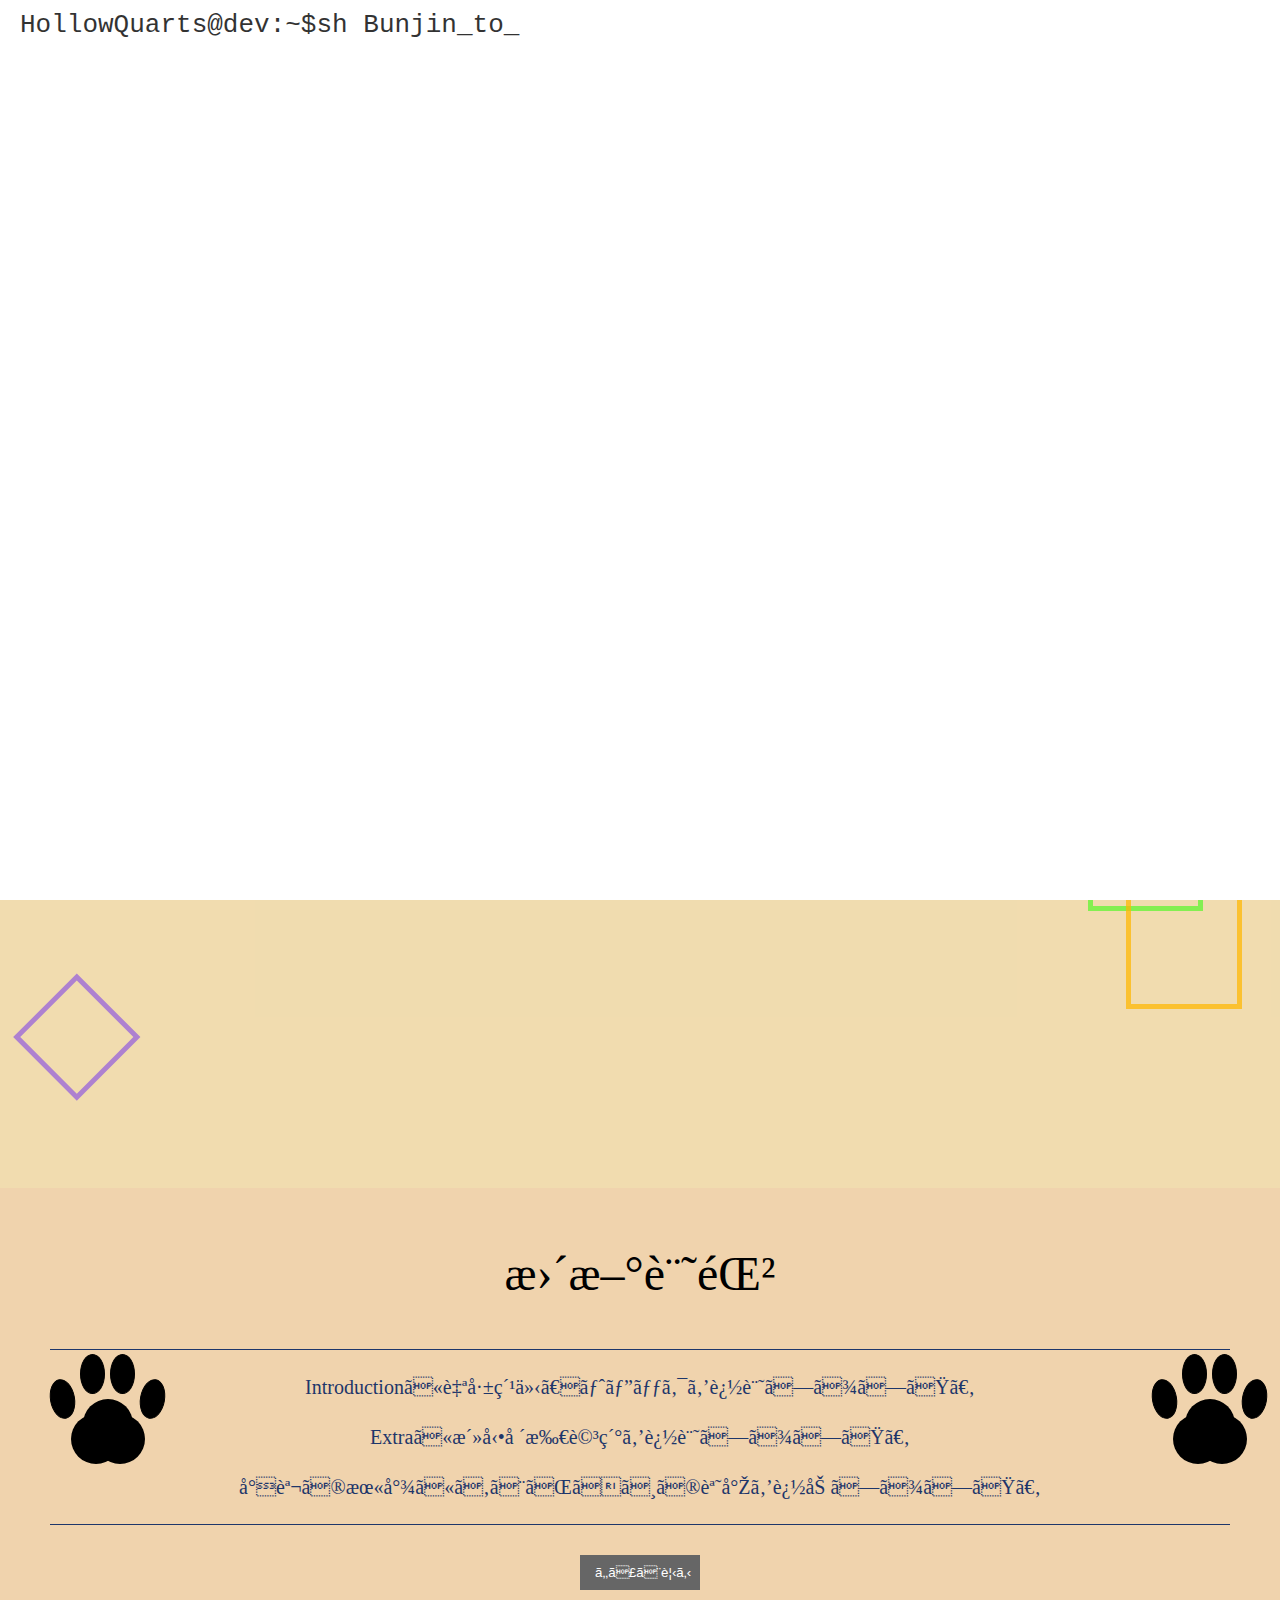
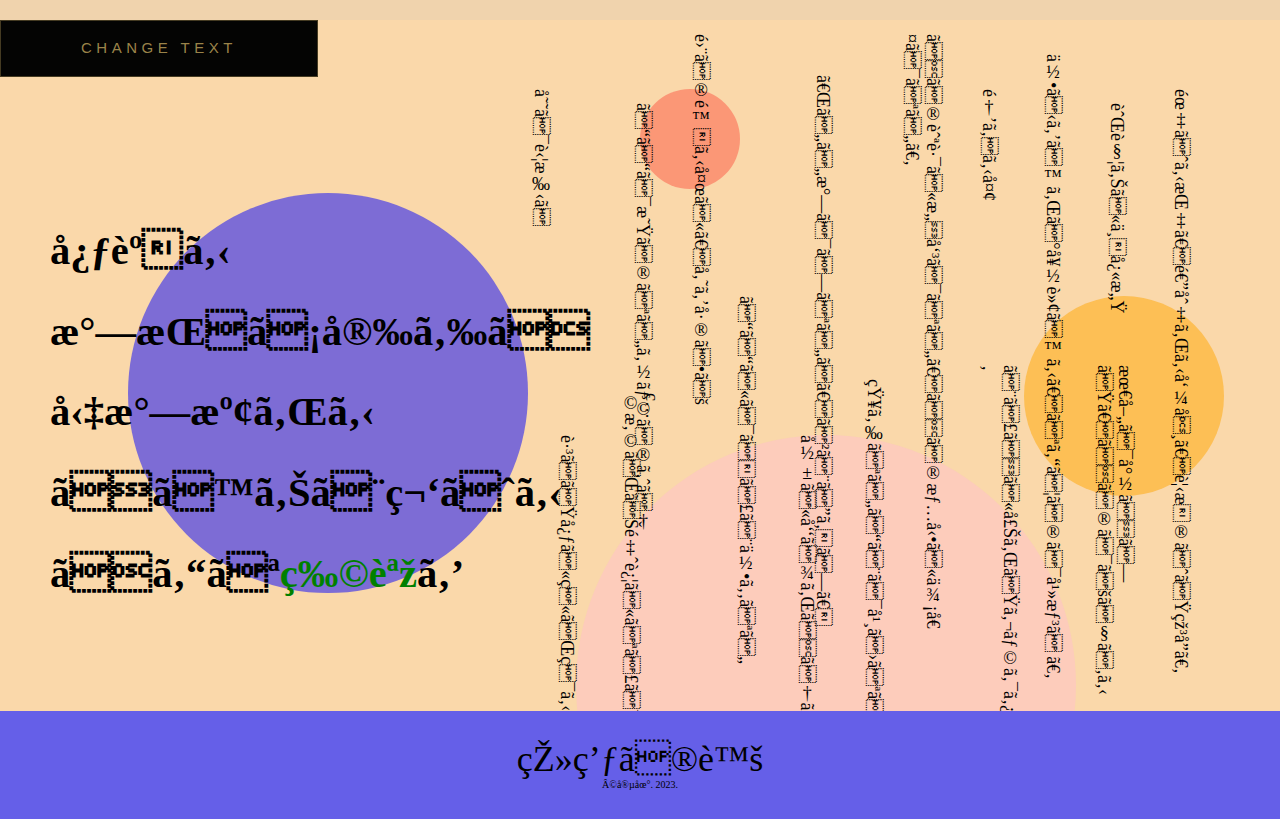
<file: index.html>
<!--
  分かりますよ。
  いえ分かります。気になりますよね、個人サイトのHTMLがどうなっているのか。かく言う私もそうです。
  誰がどんなHTMLを構築しているのか、そこに自分の知らない記法はあるのか。気にならない方がおかしいのかもしれません。
  ですがちょっと待って欲しい。是非とも一度マウスに（あるいはパッドに）乗せた手を止めてこの文章に目を通して欲しい。
  お薦めは出来ない……！
  そう、お薦め出来ないのです。なぜなら私はHTMLを感覚のみでしか理解していないから。
  この汚らしいコードを見て、あなたは何を感じるでしょうか。それは知り得ませんが、私は感じるでしょう。恥という感情を。
  冗長であり、無駄が多く、一意に定まらないネーミング。どれもわざわざソースコードを覗きに来る貴方を苛立たせるものでしょう。
  許して欲しい。私は作りたかったのです。自分のサイトを。別に目的があったわけではないんですけど、なんとなくね。
  まあ長々と書きましたが、要するに以下のコードは汚いです。ご了承をお願いします。
  でもサイトに来てくれてありがとうございますね！　ついでに小説も読めよ、君！
-->

<!DOCTYPE html>
<link rel="icon" href="HollowQuarts.png" type="image/png">
<link rel="apple-touch-icon" href="HollowQuarts.png" type="image/png">
<html lang="jp">
<div class="load">
  <div class="term-wrapper">
    <pre class="term">HollowQuarts@dev:~$</pre>
  </div>
</div>

<head>
  <script src="https://code.jquery.com/jquery-3.6.0.min.js"></script>
  <meta name="robots" content="noindex, nofollow">
  <meta charset="UTF-8">
  <meta http-equiv="X-UA-Compatible" content="IE=edge">
  <meta name="viewport" content="width=device-width, initial-scale=1.0">
  <link rel="stylesheet" href="styles.css?ver=1.06">
  <link rel="stylesheet" href="https://cdnjs.cloudflare.com/ajax/libs/font-awesome/6.4.0/css/all.min.css"
    integrity="sha512-iecdLmaskl7CVkqkXNQ/ZH/XLlvWZOJyj7Yy7tcenmpD1ypASozpmT/E0iPtmFIB46ZmdtAc9eNBvH0H/ZpiBw=="
    crossorigin="anonymous" referrerpolicy="no-referrer" />

  <title>玻璃の虚</title>
  <header style="cursor: pointer;" id="header-text" onclick="bounceAnimation()">

    <img src="HollowQuarts.png" style="position: relative;z-index: -10;" width="60" height="60">
    <span>玻</span>
    <span>璃</span>
    <span>の</span>
    <span>虚</span>

    <div class="container">
      <input type="checkbox" name="navToggle" id="navToggle" class="nav-toggle">
      <!-- ハンバーガーメニューのアイコン -->
      <label for="navToggle" class="btn-burger">
        <div class="icon"></div>
      </label>
      <nav class="nav">
        <ul class="nav-list">
          <li><a href="index.html#">
              <div class="here"></div>Introduction
            </a></li>
          <li><a href="works.html">
              Works
            </a></li>
          <li><a target="_blank " href="https://twitter.com/EX65002">Twitter</a></li>
          <li><a target="_blank " href="https://yoichi-sousaku.booth.pm/">Booth</a></li>
          <li><a href="Extra.html">Extra</a></li>
        </ul>
      </nav>
    </div>
  </header>
  <div class="header">
    <p class="title"> <span>T</span> <span>h</span> <span>a</span> <span>n</span> <span>k</span> <span>&nbsp;</span>
      <span>y</span> <span>o</span> <span>u</span> <span>&nbsp;</span> <span>f</span> <span>o</span> <span>r</span>
      <span>&nbsp;</span> <span>c</span><span>o</span> <span>m</span>
      <span>i</span><span>n</span><span>g</span><span>.</span>
    </p>
    <p><ruby>玻<rt style="font-size: 25%;">ハ</rt></ruby><ruby>璃<rt>リ</rt></ruby>の<ruby>虚<rt>ウロ</rt></ruby>へようこそ</p>
  </div>
</head>

<body style="height: 100%; position:relative">

  <div class="body-contain">
    <div class="intro">
      <div class="square_intro1"></div>
      <div class="square_intro2"></div>
      <div class="square_intro3"></div>
      <div class="square_intro4"></div>
      <div class="square_intro5"></div>
      <h1 class="ttl_line1" style="font-size: 1.8rem; font-weight: bold;">はじめに</h1>
      <h1>ここは宵地の個人サイトとなります。</h1>
      <h1>Worksにはいくつか作品を置いているので、お暇があれば手に取って読んでもらえると嬉しいです。</h1>
      <h1 class="ttl_line3" style="font-size: 1.8rem; font-weight: bold;">自己紹介</h1>
      <h1>活動内容としては主に文字を書いており、他にはゲームやBotの制作などをしています。</h1>
      <h1>文芸サークル「文塵ト淀」に所属中。活発とはいきませんが、ゆるゆると文字を書いていく予定です。</h1>
      <h1 class="ttl_line2" style="font-size: 1.8rem; font-weight: bold;">トピック</h1>
      <h1>現在、題名未定の作品を執筆中。ジャンルはファンタジー（？）。文量は圧倒的に過去最長となります。いつ終わるんだろうねこれ。(2024/01/30)</h1>
    </div>

    <div class="information">

    </div>
    <div class="announce">
      <div class="annouce-container" id="container">
        <p>更新記録</p>
        <div class="pad" style="right: 10%;">
          <!-- 指球 -->
          <div class="digitals">
            <div class="digital"></div>
            <div class="digital"></div>
            <div class="digital"></div>
            <div class="digital"></div>
          </div>
          <!-- 掌球 -->
          <div class="metacarpal"></div>
        </div>
        <div class="pad">
          <!-- 指球 -->
          <div class="digitals">
            <div class="digital"></div>
            <div class="digital"></div>
            <div class="digital"></div>
            <div class="digital"></div>
          </div>
          <!-- 掌球 -->
          <div class="metacarpal"></div>
        </div>
        <ul>
          <li>Introductionに自己紹介、トピックを追記しました。</li>
          <li>Extraに活動場所詳細を追記しました。</li>
          <li>小説の末尾にあとがきへの誘導を追加しました。</li>
          <li>コメント欄の表示を一部修正しました。(2024/01/30)</li>
          <li>Worksにチャプターセレクト機能を実装しました。</li>
          <li>玻璃の虚のファビコンを作成、実装しました。(2024/01/29)</li>
          <li>パンくずリストを小規模実装しました。</li>
          <li>WorksとExtraにコメント欄を実装しました。</li>
          <li>Introductionに更新記録を追加しました。</li>
          <li>ExtraのQ&Aに追記しました。(2024/01/28)</li>
          <li>小説「<a href="novel.html?title=空想と僕と君と実在">空想と僕と君と実在</a>」を公開しました。</li>
          <li>小説「<a href="novel.html?title=明日に起きたら">明日に起きたら</a>」を公開しました。</li>
          <li>小説「<a href="novel.html?title=命を編んでよメヌエット">命を編んでよメヌエット</a>」を公開しました。</li>
          <li>小説置き場を実装しました。(2024/01/07)</li>
          <li>玻璃の虚を開設しました。(2024/01/06)</li>
        </ul>
        <button onclick="toggleItems('container')" class="moreDisp"
          style="margin-top: 30px;display: block;position: static;">もっと見る</button>

      </div>
    </div>
    <div class="novel">
      <div id="quote"></div>
      <div class="button-container"> <button id="changeText" class="btn">Change Text</button> </div>
      <div class="top">
        <h2>心躍る</h2>
        <h2>気持ち安らぐ</h2>
        <h2>勇気溢れる</h2>
        <h2>くすりと笑える</h2>
        <h2>そんな<span class="gre">物語</span>を</h2>
        <h2 style="color: rgba(0, 0, 0, 0);">つくれたらいいね</h2>
      </div>
      <div class="circle" style="top: 10%; left: 50%; background-color: red;opacity: 0.3;"></div>
      <div class="circle" style="top: 40%; left: 80%; background-color: orange; width:200px;height:200px"></div>
      <div class="circle" style="top: 25%; left: 10%; background-color: blue; width:400px;height:400px"></div>
      <div class="circle" style="top: 60%; left: 45%; background-color: pink; width:500px;height:500px"></div>
      <p style="top: 10%; left: 40%">嘘は苦手だ</p>
      <p style="top: 12%; left: 48%">ここは星のないソラのよう</p>
      <p style="top: 2%; left: 52.5%">雨の降る夜に、傘を差さず</p>
      <p style="top: 8%; left: 62%">「いい気はしないね、ひとごろし」</p>
      <p style="top: 2%; left: 69%">その航路に意味はない、その情動に価値はない。</p>
      <p style="top: 10%; left: 75%">醒める夢</p>
      <p style="top: 5%; left: 80%">何かをすれば好転する、なんてのは幻想だ。</p>
      <p style="top: 10%; left: 90%">震える指、途切れる呼吸、見据えた瞳孔。</p>
      <p style="top: 60%; left: 42%">跳ねた心に火が灯る</p>
      <p style="top: 54%; left: 47%">煩悩がお釈迦になった！</p>
      <p style="top: 40%; left: 56%">ここにはきっと何もない</p>
      <p style="top: 60%; left: 60.8%">影に呑まれそうな足は前へと</p>
      <p style="top: 52%; left: 66%">知らないことは幸せなこと</p>
      <p style="top: 50%; left: 75%">とっくに壊れたガラクタを未だ抱いて生きている。</p>
      <p style="top: 50%; left: 84%">最善は尽くした、そのはずである</p>
      <p style="top: 12%; left: 85%">舌触りに不快感</p>
    </div>

  </div>


</body>

<footer>
  <div class="footer-logo"><a href="index.html#">玻璃の虚</a></div>
  <p style="font-size: 10px;top:15%; position: relative;">©宵地. 2023.</p>
</footer>

<script src="scripts.js"></script>

</html>
</file>
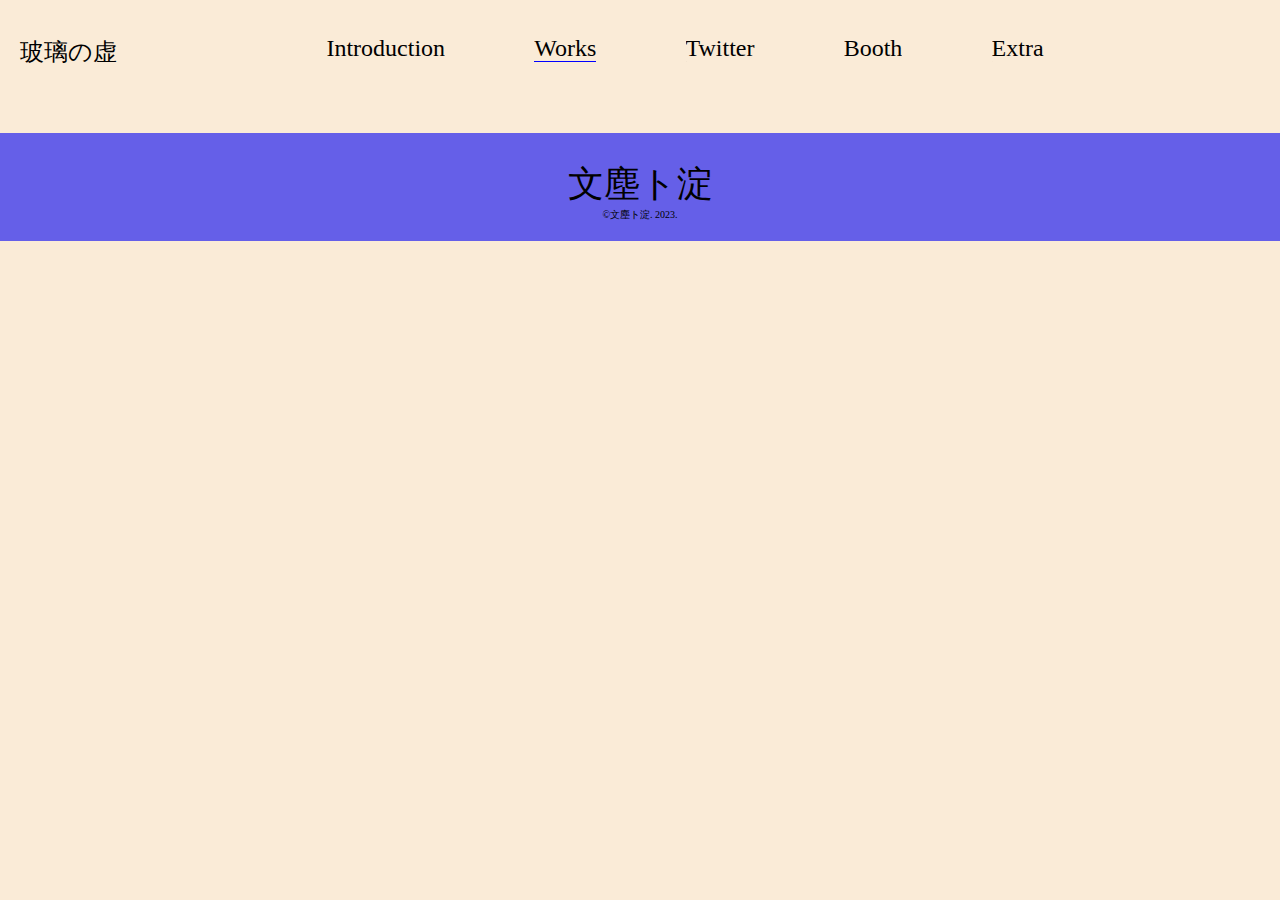
<file: default.html>
<!DOCTYPE html>
<html lang="en">

<head>
    <link rel="icon" href="HollowQuarts.png" type="image/png">
    <meta name="robots" content="noindex, nofollow">
    <meta charset="UTF-8">
    <meta http-equiv="X-UA-Compatible" content="IE=edge">
    <meta name="viewport" content="width=device-width, initial-scale=1.0">
    <link rel="stylesheet" href="styles.css">

    <title>玻璃の虚</title>
    <header style="cursor: pointer;" id="header-text" onclick="bounceAnimation()">
        <span>玻</span>
        <span>璃</span>
        <span>の</span>
        <span>虚</span>

        <div class="container">
            <ul>
                <li><a href="index.html#">Introduction</a></li>
                <li><a href="works.html"><div class = "here"></div>Works</a></li>
                <li><a href="Twitter.html">Twitter</a></li>
                <li><a target="_blank " href="https://yoichi-sousaku.booth.pm/">Booth</a></li>
                <li><a href="Extra.html">Extra</a></li>
            </ul>
        </div>
    </header>

</head>

<body style="height: 100%; position:relative">
    <main style="height: 100%; position:relative">


    </main>

    <footer>
        <div class="footer-logo"><a href="#">文塵ト淀</a></div>
        <p style="font-size: 10px;top:15%; position: relative;">©文塵ト淀. 2023.</p>
    </footer>


    <script src="scripts.js"></script>
</body>

</html>
</file>
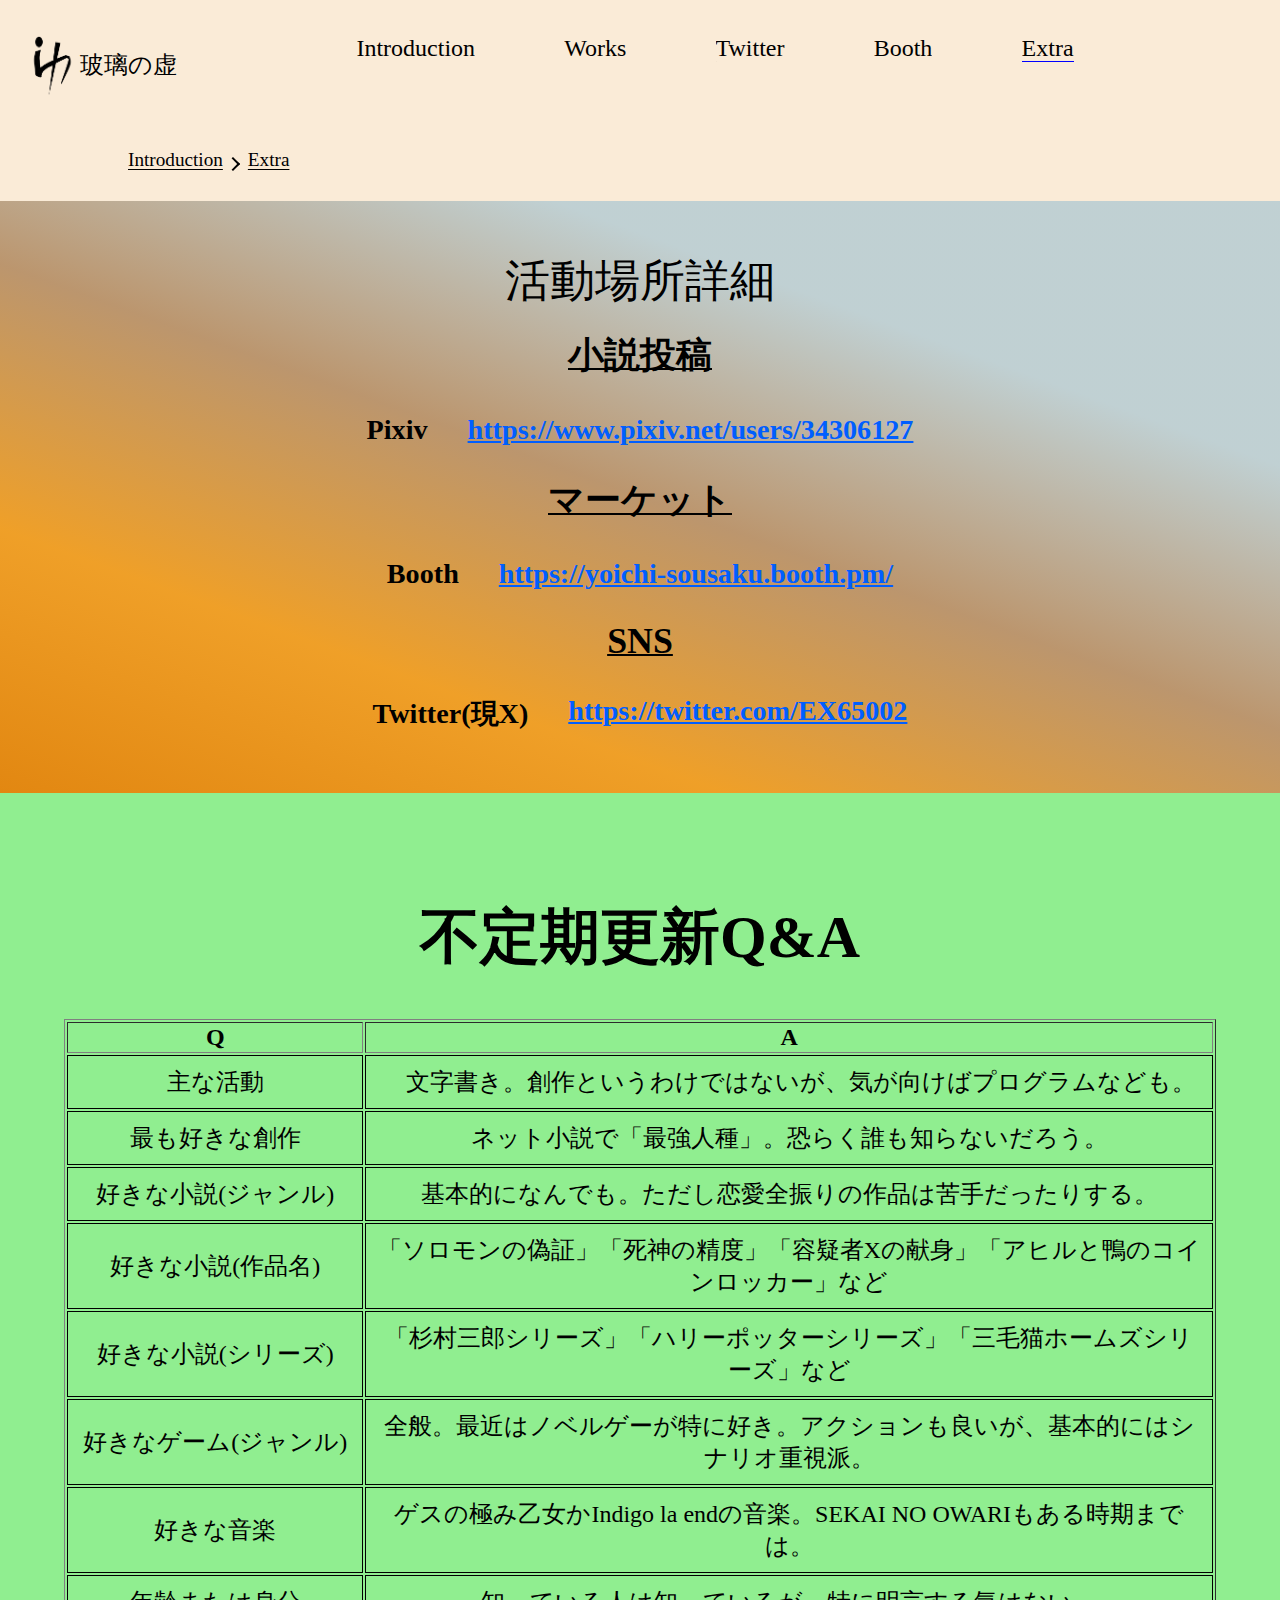
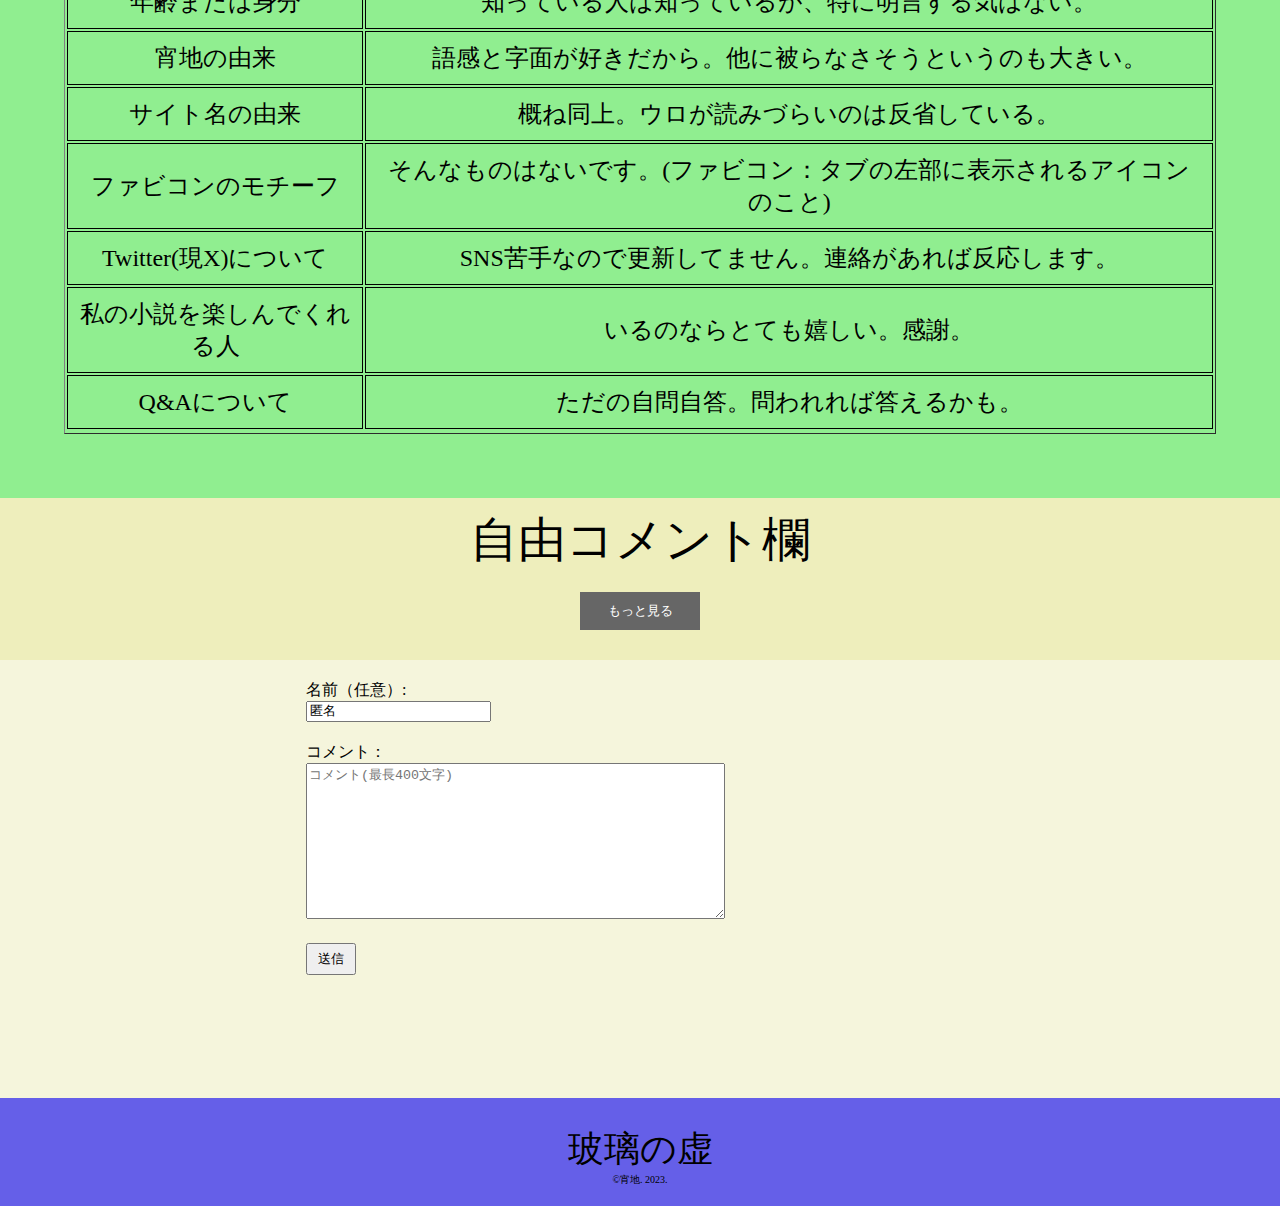
<file: Extra.html>
<!DOCTYPE html>
<html lang="en">

<head>
    <link rel="icon" href="HollowQuarts.png" type="image/png">
    <link rel="apple-touch-icon" href="HollowQuarts.png" type="image/png">
    <meta charset="UTF-8">
    <meta http-equiv="X-UA-Compatible" content="IE=edge">
    <meta name="viewport" content="width=device-width, initial-scale=1.0">
    <link rel="stylesheet" href="styles.css?ver1.06">

    <title>玻璃の虚</title>
    <header style="cursor: pointer;" id="header-text" onclick="bounceAnimation()">

        <img src="HollowQuarts.png" style="position: relative;z-index: -10;" width="60" height="60">
        <span>玻</span>
        <span>璃</span>
        <span>の</span>
        <span>虚</span>

        <div class="container">
            <input type="checkbox" name="navToggle" id="navToggle" class="nav-toggle">
            <!-- ハンバーガーメニューのアイコン -->
            <label for="navToggle" class="btn-burger">
                <div class="icon"></div>
            </label>
            <nav class="nav">
                <ul class="nav-list">
                    <li><a href="index.html#">Introduction</a></li>
                    <li><a href="works.html">Works</a></li>
                    <li><a target="_blank " href="https://twitter.com/EX65002">Twitter</a></li>
                    <li><a target="_blank " href="https://yoichi-sousaku.booth.pm/">Booth</a></li>
                    <li><a href="Extra.html">
                            <div class="here"></div>Extra
                        </a></li>
                </ul>
            </nav>
        </div>
    </header>
    <ul class="topic-path">
        <li><a href="index.html">Introduction</a></li>
        <li><a href="#">Extra</a></li>
    </ul>
</head>

<body style="height:100%; min-height : 700px">


    <main style="height:100%;  min-height : 700px; background-color: #90EE90; padding-bottom: 5%;">
        <div class="status">
            <span style="text-align: center;">活動場所詳細</span>
            <h1>小説投稿</h1>
            <div class="status-child">

                <h2>Pixiv</h2>
                <h2><a target="_blank "
                        href="https://www.pixiv.net/users/34306127">https://www.pixiv.net/users/34306127</a></h2>
            </div>
            <h1>マーケット</h1>
            <div class="status-child">

                <h2>Booth</h2>
                <h2><a target="_blank " href="https://yoichi-sousaku.booth.pm/">https://yoichi-sousaku.booth.pm/</a>
                </h2>
            </div>
            <h1>SNS</h1>
            <div class="status-child">
                <h2>Twitter(現X)</h2>
                <h2><a target="_blank " href="https://twitter.com/EX65002">https://twitter.com/EX65002</a></h2>
            </div>
        </div>
        <div class="extra">
            <h1>不定期更新Q&A</h1>
            <table style="margin : auto" border="1">
                <tr>
                    <th>Q</th>
                    <th>A</th>
                </tr>
                <tr>
                    <td>主な活動</td>
                    <td>　文字書き。創作というわけではないが、気が向けばプログラムなども。</td>
                </tr>
                <tr>
                    <td>最も好きな創作</td>
                    <td>ネット小説で「最強人種」。恐らく誰も知らないだろう。</td>
                </tr>
                <tr>
                    <td>好きな小説(ジャンル)</td>
                    <td>基本的になんでも。ただし恋愛全振りの作品は苦手だったりする。</td>
                </tr>
                <tr>
                    <td>好きな小説(作品名)</td>
                    <td>「ソロモンの偽証」「死神の精度」「容疑者Xの献身」「アヒルと鴨のコインロッカー」など
                    </td>
                </tr>
                <tr>
                    <td>好きな小説(シリーズ)</td>
                    <td>「杉村三郎シリーズ」「ハリーポッターシリーズ」「三毛猫ホームズシリーズ」など
                    </td>
                </tr>
                <tr>
                    <td>好きなゲーム(ジャンル)</td>
                    <td>全般。最近はノベルゲーが特に好き。アクションも良いが、基本的にはシナリオ重視派。</td>
                </tr>
                <tr>
                    <td>好きな音楽</td>
                    <td>ゲスの極み乙女かIndigo la endの音楽。SEKAI NO OWARIもある時期までは。</td>
                </tr>
                <tr>
                    <td>年齢または身分</td>
                    <td>知っている人は知っているが、特に明言する気はない。</td>
                </tr>
                <tr>
                    <td>宵地の由来</td>
                    <td>語感と字面が好きだから。他に被らなさそうというのも大きい。</td>
                </tr>
                <tr>
                    <td>サイト名の由来</td>
                    <td>概ね同上。ウロが読みづらいのは反省している。</td>
                </tr>
                <tr>
                    <td>ファビコンのモチーフ</td>
                    <td>そんなものはないです。(ファビコン：タブの左部に表示されるアイコンのこと)</td>
                </tr>
                <tr>
                    <td>Twitter(現X)について</td>
                    <td>SNS苦手なので更新してません。連絡があれば反応します。</td>
                </tr>
                <tr>
                    <td>私の小説を楽しんでくれる人</td>
                    <td>いるのならとても嬉しい。感謝。</td>
                </tr>
                <tr>
                    <td>Q&Aについて</td>
                    <td>ただの自問自答。問われれば答えるかも。</td>
                </tr>
                <tr>
            </table>

        </div>
    </main>

    <!--<h2 style="  background: -webkit-linear-gradient(45deg,  orange, green, yellow, red,blue, indigo, violet);
    -webkit-background-clip: text;
    -webkit-text-fill-color: transparent;
    background-size: 5% 20px;"></h2>-->
    <div class="comment-container" style="background-color: #f5f5dc;">
        <script src="https://d3js.org/d3.v3.min.js" charset="utf-8"></script>
        <div class="announce" id="container" style="background-color: #eeeebc;">
            <p>自由コメント欄</p>
            <div id="comments"></div>

            <button onclick="toggleItems('container')" class="moreDisp"
                style="display: block;position: static;">もっと見る</button>
        </div>
        <form class="comment-form"
            action="https://docs.google.com/forms/d/e/1FAIpQLScEB_1Vx1YMyXsFeFO06EnVu3WI6c55MR9MasmP96icB1K_-g/formResponse"
            target="hidden_iframe" method="post" onsubmit="return test(this.wcheck.value)">
            <p>名前（任意）:<br><input name="entry.1978952386" placeholder="名前" value="匿名" required></p>
            <p style="display: none;"><input name="entry.334720891" placeholder="名前" value="Extra" required></p>
            <p>コメント：<br><textarea name="entry.1217077393" placeholder="コメント(最長400文字)" rows="10" cols="60"
                    maxlength="400" id="wcheck" required></textarea></p>

            <input type="submit" id="submitbutton" value="送信">
        </form>
        <iframe onload='if(submitted){window.location="";}' id=hidden_iframe name=hidden_iframe
            style=display:none></iframe>

    </div>
    <script src="scripts.js"></script>

    <footer>
        <div class="footer-logo"><a href="#">玻璃の虚</a></div>
        <p style="font-size: 10px;top:15%; position: relative;">©宵地. 2023.</p>
    </footer>


</body>

</html>
</file>
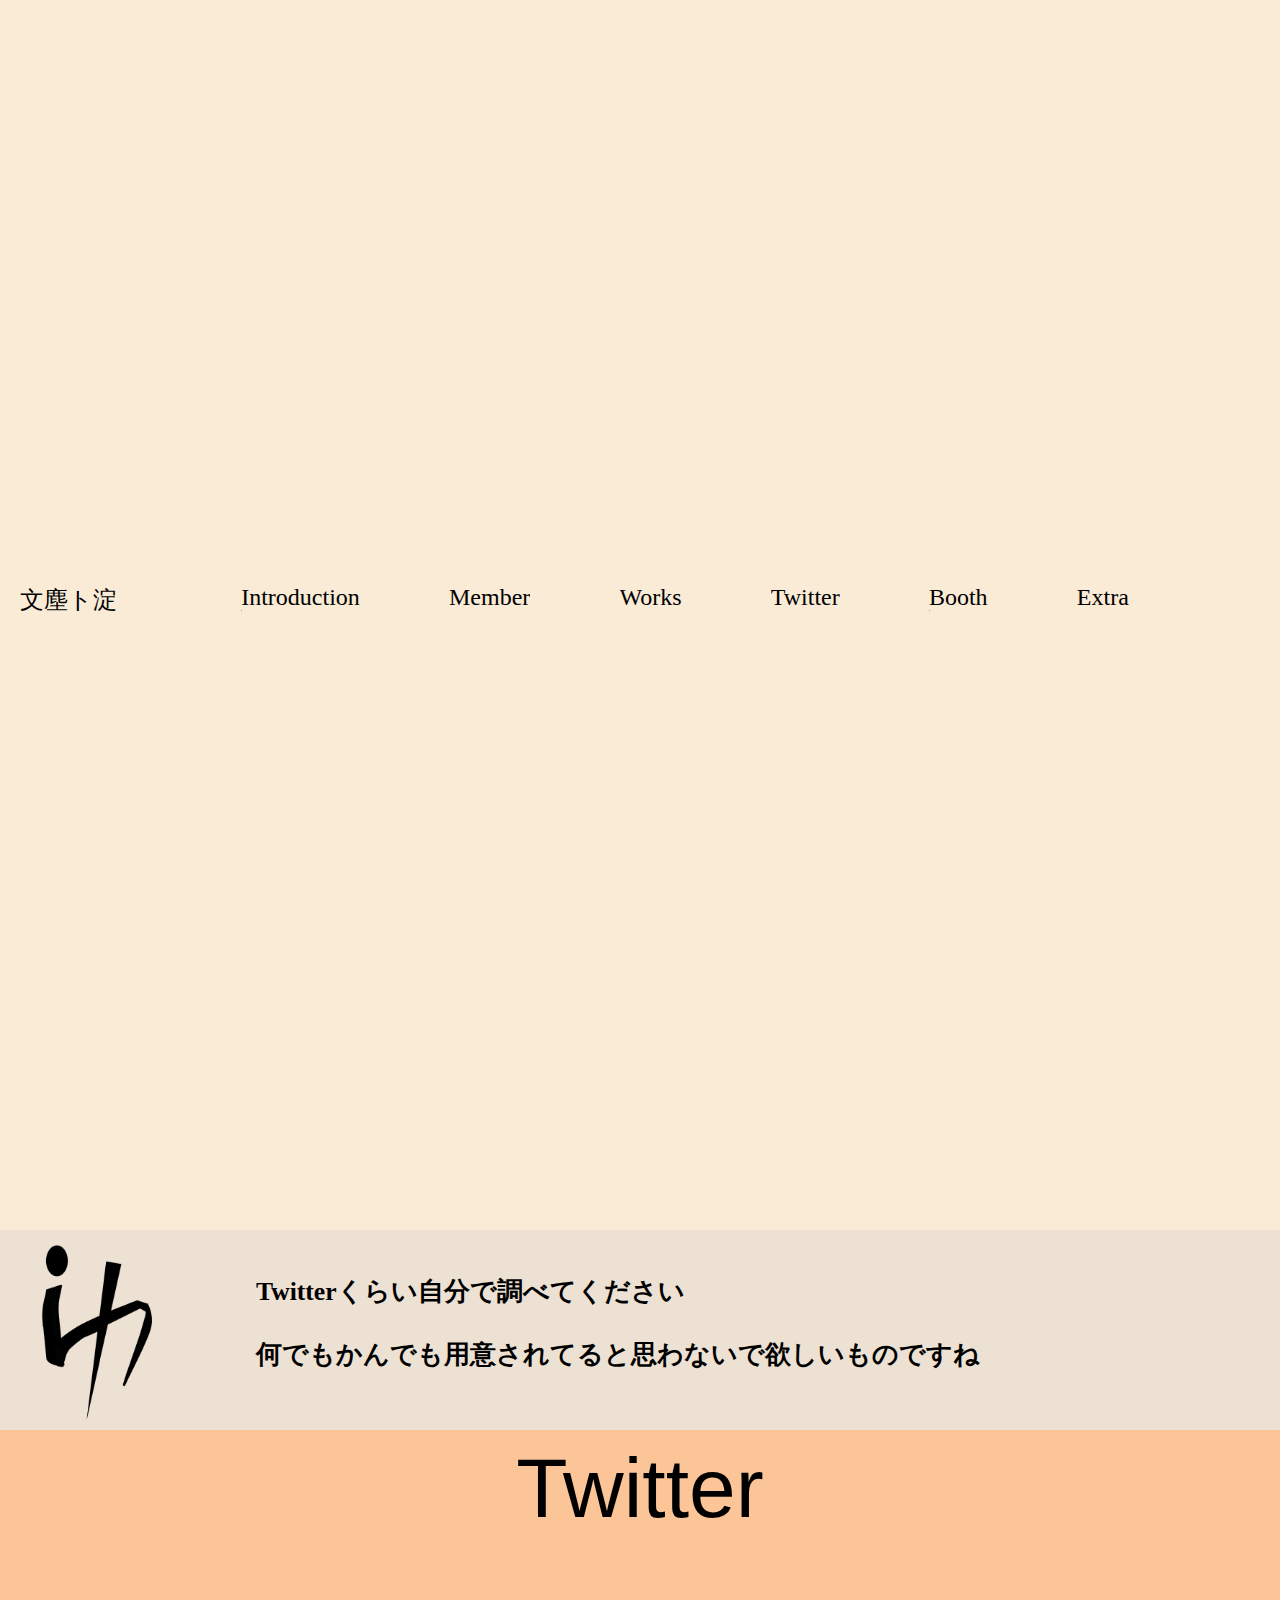
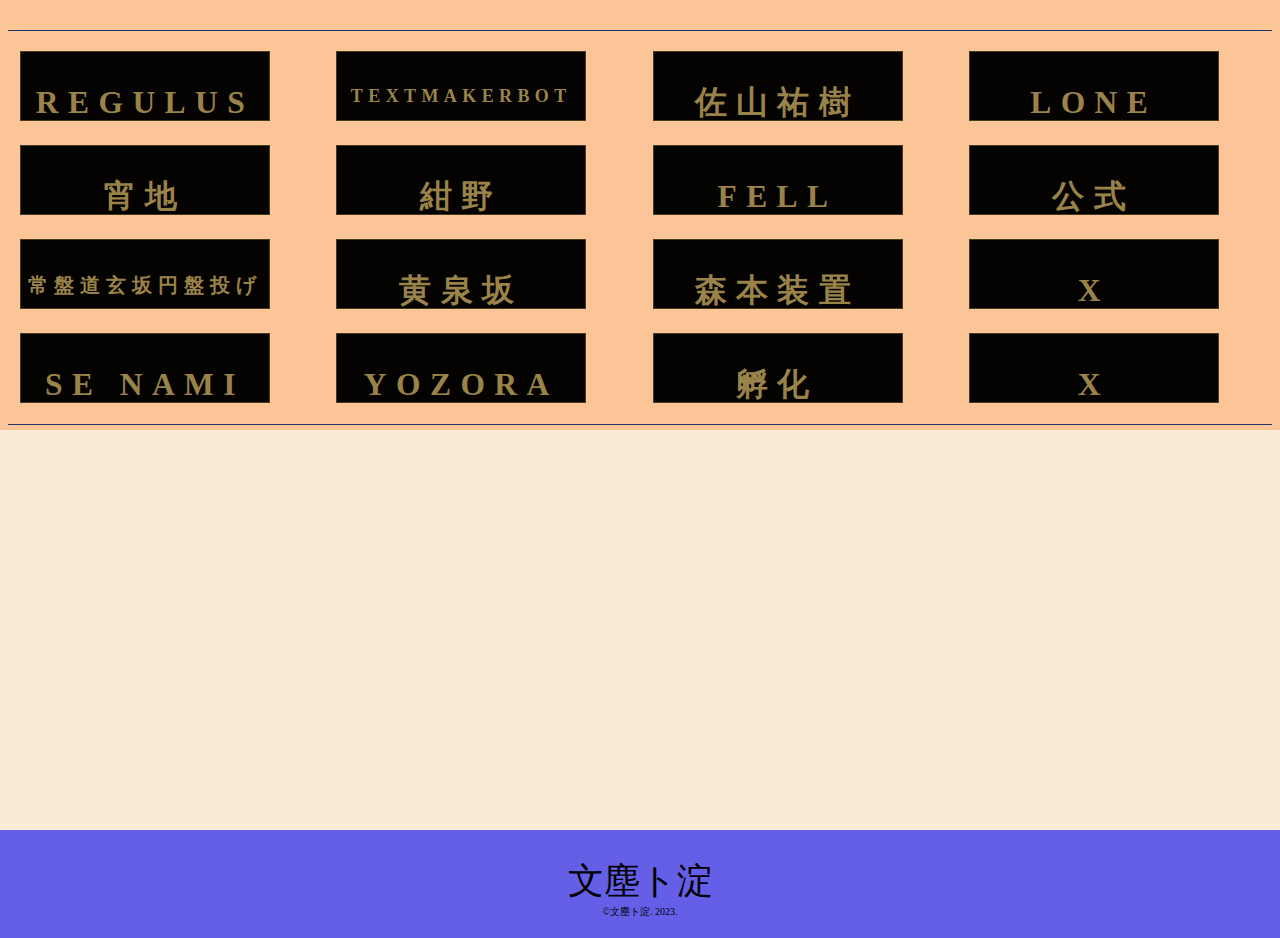
<file: Twitter.html>
<!DOCTYPE html>
<html lang="en">

<head>
    <link rel="icon" href="HollowQuarts.png" type="image/png">
    <meta name="robots" content="noindex, nofollow">
    <meta charset="UTF-8">
    <meta http-equiv="X-UA-Compatible" content="IE=edge">
    <meta name="viewport" content="width=device-width, initial-scale=1.0">
    <link rel="stylesheet" href="styles.css">

    <title>文塵ト淀</title>
    <header style="cursor: pointer;" id="header-text" onclick="bounceAnimation()">    
        <span>文</span>
        <span>塵</span>
        <span>ト</span>
        <span>淀</span>

        <div class="container">
            <ul>
                <li><a href="index.html#">Introduction</a></li>
                <li><a href="member.html">Member</a></li>
                <li><a href="works.html">Works</a></li>
                <li><a href="Twitter.html">Twitter</a></li>
                <li><a target="_blank " href="https://yoichi-sousaku.booth.pm/">Booth</a></li>
                <li><a href="Extra.html">Extra</a></li>
            </ul>
        </div>
    </header>

</head>

<body style="height:1200px">


    <main style="height:1200px">
        <div class="twitter">
            <h1 class="dress">Twitterくらい自分で調べてください</h1>
            <h1 class="dress" style="top:45%">何でもかんでも用意されてると思わないで欲しいものですね</h1>
            <img src="HollowQuarts.png" class="icon" alt="" style="position:relative; top: 5%;left: 0%;">
        </div>

        <div class="list" style="background-color:rgb(251, 197, 152)">
            <p style="font-family:  Tahoma, Geneva, Verdana, sans-serif; margin-top: 10px; margin-bottom: 0px;">Twitter
            </p>
            <ol>
                <a target="_blank" href="https://twitter.com/regulus64593013 " rel="noopener noreferrer">
                    <li>Regulus</li>
                </a>
                <a target="_blank" href="https://twitter.com/EX65002" rel="noopener noreferrer">
                    <li>宵地</li>
                </a>
                <a target="_blank" href="https://twitter.com/wordy_name" rel="noopener noreferrer">
                    <li style="font-size: 20px;">常盤道玄坂円盤投げ</li>
                </a>
                <a target="_blank" href="https://twitter.com/senami15970707" rel="noopener noreferrer">
                    <li>Se nami</li>
                </a>
                <a href="#Tex">
                    <li style="font-size: 18px;">TextMakerBOT</li>
                </a>
                <a target="_blank" href="https://twitter.com/Konno_N4vy" rel="noopener noreferrer">
                    <li>紺野</li>
                </a>
                <a target="_blank" href="https://twitter.com/O_EMt_Lord" rel="noopener noreferrer">
                    <li>黄泉坂</li>
                </a>
                <a target="_blank" href="https://twitter.com/yozorais" rel="noopener noreferrer">
                    <li>yozora</li>
                </a>
                <a target="_blank" href="https://twitter.com/Mu_oorz" rel="noopener noreferrer">
                    <li>佐山祐樹</li>
                </a>
                <a target="_blank" href="https://twitter.com/cafe_rice" rel="noopener noreferrer">
                    <li>fell</li>
                </a>
                <a target="_blank" href="https://twitter.com/Sochi_moto" rel="noopener noreferrer">
                    <li>森本装置</li>
                </a>
                <a target="_blank" href="https://twitter.com/hukahyakusougan" rel="noopener noreferrer">
                    <li>孵化</li>
                </a>
                <a target="_blank" href="https://twitter.com/Lone_write5982" rel="noopener noreferrer">
                    <li>Lone</li>
                </a>
                <a target="_blank" href="https://twitter.com/Dress1031495" rel="noopener noreferrer">
                    <li>公式</li>
                </a>
                <a href="#">
                    <li> x</li>
                </a>
                <a href="#">
                    <li>x</li>
                </a>
            </ol>
        </div>

    </main>

    <script src="scripts.js"></script>


    </div>

    <footer>
        <div class="footer-logo"><a href="#">文塵ト淀</a></div>
        <p style="font-size: 10px;top:15%; position: relative;">©文塵ト淀. 2023.</p>
    </footer>
 
</body>

</html>
</file>
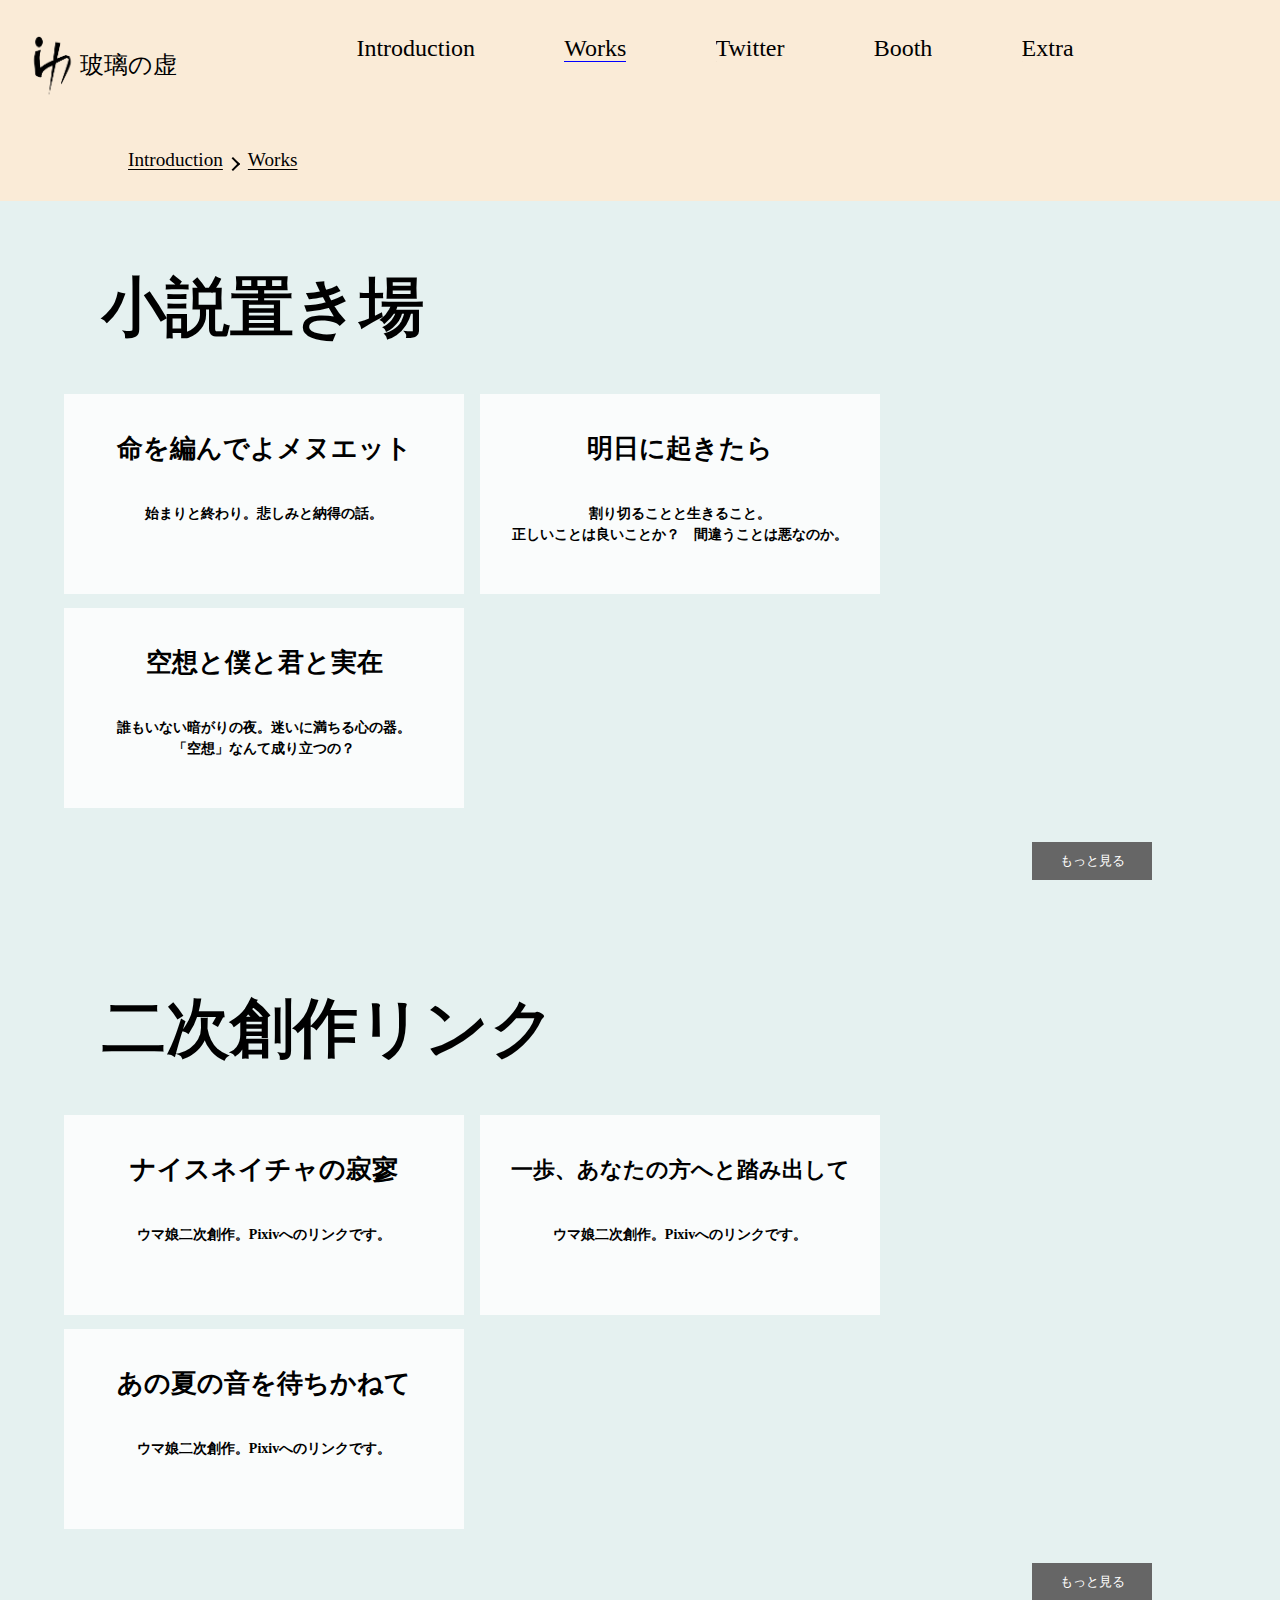
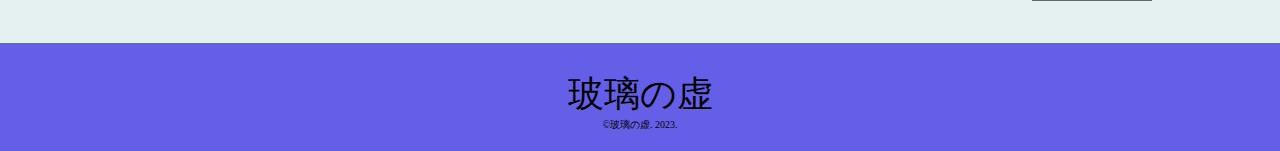
<file: works.html>
<!DOCTYPE html>
<html lang="en">

<head>
    <link rel="icon" href="HollowQuarts.png" type="image/png">
    <link rel="apple-touch-icon" href="HollowQuarts.png" type="image/png">
    <meta name="robots" content="noindex, nofollow">
    <meta charset="UTF-8">
    <meta http-equiv="X-UA-Compatible" content="IE=edge">
    <meta name="viewport" content="width=device-width, initial-scale=1.0">
    <link rel="stylesheet" href="styles.css?ver1.06">

    <title>玻璃の虚</title>
    <header style="cursor: pointer;" id="header-text" onclick="bounceAnimation()">

        <img src="HollowQuarts.png" style="position: relative;z-index: -10;" width="60" height="60">
        <span>玻</span>
        <span>璃</span>
        <span>の</span>
        <span>虚</span>

        <div class="container">
            <input type="checkbox" name="navToggle" id="navToggle" class="nav-toggle">
            <!-- ハンバーガーメニューのアイコン -->
            <label for="navToggle" class="btn-burger">
                <div class="icon"></div>
            </label>
            <nav class="nav">
                <ul class="nav-list">
                    <li><a href="index.html#">Introduction</a></li>
                    <li><a href="works.html">
                            <div class="here"></div>Works
                        </a></li>
                    <li><a target="_blank " href="https://twitter.com/EX65002">Twitter</a></li>
                    <li><a target="_blank " href="https://yoichi-sousaku.booth.pm/">Booth</a></li>
                    <li><a href="Extra.html">Extra</a></li>
                </ul>
            </nav>
        </div>
    </header>
    <ul class="topic-path">
        <li><a href="index.html">Introduction</a></li>
        <li><a href="#">Works</a></li>
    </ul>
</head>

<body style="height: 100%; position:relative">
    <main style="height: 100%; position:relative">

        <div class="work-container" id="container1">
            <h1 class="work-title">小説置き場</h1>
            <ul>
                <li class="work-novel"><a href="novel.html" onclick="setPath(event)">
                        <h1>命を編んでよメヌエット</h1>
                        <h4>始まりと終わり。悲しみと納得の話。</h4>
                </li></a>
                <li class="work-novel"><a href="novel.html" onclick="setPath(event)">
                        <h1>明日に起きたら</h1>
                        <h4>割り切ることと生きること。<br>正しいことは良いことか？　間違うことは悪なのか。</h4>
                </li></a>
                <li class="work-novel"><a href="novel.html" onclick="setPath(event)">
                        <h1>空想と僕と君と実在</h1>
                        <h4>誰もいない暗がりの夜。迷いに満ちる心の器。<br>「空想」なんて成り立つの？</h4>
                </li></a>
                <li class="work-novel">
                    <h1>題名未定</h1>
                    <h4>CommingSoon……？</h4>
                </li>
            </ul>
            <button onclick="toggleItems('container1')" class="moreDisp">もっと見る</button>
        </div>

        <div class="work-container" id="container2">
            <h1 class="work-title">二次創作リンク</h1>
            <ul>
                <li class="work-novel"><a target="_blank" href="https://www.pixiv.net/novel/show.php?id=17175694">
                        <h1>ナイスネイチャの寂寥</h1>
                        <h4>ウマ娘二次創作。Pixivへのリンクです。</h4>
                </li></a>
                <li class="work-novel"><a target="_blank" href="https://www.pixiv.net/novel/show.php?id=17841458">
                        <h1 style="font-size: 110%;">一歩、あなたの方へと踏み出して</h1>
                        <h4>ウマ娘二次創作。Pixivへのリンクです。</h4>
                </li></a>
                <li class="work-novel"><a target="_blank" href="https://www.pixiv.net/novel/show.php?id=18156922">
                        <h1>あの夏の音を待ちかねて</h1>
                        <h4>ウマ娘二次創作。Pixivへのリンクです。</h4>
                </li></a>
                <li class="work-novel"><a target="_blank" href="https://www.pixiv.net/novel/show.php?id=18601614">
                        <h1>あるいは忘郷、墓参り</h1>
                        <h4>ウマ娘二次創作。Pixivへのリンクです。</h4>
                </li></a>
                <li class="work-novel"><a target="_blank" href="https://www.pixiv.net/novel/show.php?id=19687205">
                        <h1>水平線に背を向けた</h1>
                        <h4>ウマ娘二次創作。Pixivへのリンクです。</h4>
                </li></a>
            </ul>
            <button onclick="toggleItems('container2')" class="moreDisp">もっと見る</button>
        </div>
    </main>

    <footer>
        <div class="footer-logo"><a href="#">玻璃の虚</a></div>
        <p style="font-size: 10px;top:15%; position: relative;">©玻璃の虚. 2023.</p>
    </footer>


    <script src="scripts.js"></script>
</body>

</html>
</file>
<file: styles.css>
footer {
  min-height: 100px;
  height: 12vh;
  background-color: rgba(52, 49, 238, 0.753);
  text-align: center;
  align-items: center;
  position: relative;
}

/**/

html {
  scroll-behavior: smooth;
}
.nav-list li{
  vertical-align: middle;
}
rt {
  font-size: 25%;
}
#chapter{
  text-align: center;
  margin: auto;

  justify-content: center;

  width: 60%;
  height: 60px;  
  background-color: #3498db; /* ボタンの背景色を水色に設定 */
  color: #fff;
  border: none;
  border-radius: 5px;
  
  cursor: pointer;
  font-size: 1.5rem;
}
#chapter option {
  position: absolute;
  text-align: left;
  color: #333;
  background-color: #fff;
  box-shadow: 0 8px 16px rgba(0, 0, 0, 0.2);
  border-radius: 50px;
  z-index: 1;
}
#chapter option:checked{
  text-align: center;
}
#chapter option:first-child{
  text-align: center;
}


.dropdown-content a {
  padding: 12px 16px;
  text-decoration: none;
  display: block;
  transition: background-color 0.3s ease;
}

.status a{
  text-decoration: underline;
  color: rgb(0, 94, 255);
}

.status{
  display: block;
  width: 100%;
  height: 100%;
  background-color: rgba(230, 207, 184, 0.767);
  padding: 50px;
  position: relative;
  text-align: center;
  justify-content: center;
}
.status span{
  text-align: center;
  font-size: 3.5vw;
  font-family:'Times New Roman', Times, serif;
  margin: 0px;
  padding-top: 30px;
  padding-bottom: 30px;

}
.status-child{
  display:flex;
  justify-content: center;
}
.status h1{
  font-size: 2.8vw;
  font-family:serif;
  margin-top: 20px;
  margin-bottom: 10px;
  text-decoration: underline;
  text-decoration-thickness: 2px;
}
.status h2{
  font-size: 2.2vw;
  margin-bottom: 10px;
  font-family:Cambria, Cochin, Georgia, Times, 'Times New Roman', serif;
  padding: 0px 20px;
}




/* 星空の背景のスタイル */
.status {
  position: relative;
  background-image: linear-gradient(20deg,rgb(226, 135, 17), #f69309cf, #b27b53b4, #bccfdbd1, #bccfdbd1); /* 星空の背景色 */
  overflow: hidden; /* 星が枠外にはみ出すのを防ぐ */
}

/* 星のスタイル */
.star {
  position: absolute;
  display: block;
  background-color: #fff; /* 星の色 */
  border-radius: 50%;
  box-shadow: 0 0 4px 2px rgba(#fff, 0.2); /* 星の影 */
  opacity: 0;
  animation: twinkle 5s infinite;
}

/* 星がキラキラ光るアニメーション */
@keyframes twinkle {
  0% {
    opacity: 0;
  }

  50% {
    transform: scale(1.1);
    opacity: 1;
  }

  100% {
    opacity: 0;
    transform: scale(1);
  }
}

#header-text {
  height: 100%;
}

.wf-hannari {
  font-family: "Hannari";
}

table{
  font-size: 1.5rem;
}
.extra{
  width: 90%;
  margin: 0 auto;
}
.extra td{
  padding: 10px;
  border: 1px solid #000;
}

.announce li a{
  color: #005eff;
  border-bottom: 1px solid #005eff;
}

.novel-container {
  width: 95%;
  height: 100%;
  background-color: white;
  padding: 40px;
  position: relative;
  justify-content: center;
  writing-mode: tb-rl;
  writing-mode: vertical-rl;
  writing-mode: tb-rl;
  -ms-writing-mode: tb-rl;
  -moz-writing-mode: vertical-rl;
  -webkit-writing-mode: vertical-rl;
  -o-writing-mode: vertical-rl;
  -ms-writing-mode: vertical-rl;

  max-width: 100%;
  /* 幅の最大値を100%に設定 */
  overflow-x: scroll;
  overflow-y: hidden;
  /* 横方向にスクロールバーを表示するように設定 */
}

.novel-title {
  width: 100%;
  height: 100%;
  padding: 5px;
  position: relative;
  align-items: center;
  justify-content: center;
  text-align: center;
  font-size: 2em;
  font-family: 'ヒラギノ明朝 Pro W3', 'Hiragino Mincho Pro', 'HiraMinProN-W3', '游明朝', 'Yu Mincho', '游明朝体', 'YuMincho', 'HGS明朝E', 'HG明朝E', 'ＭＳ 明朝', 'MS Mincho', serif;
}


#honbun {
  font-size: 10px;
  line-height: 2.5rem;
  height: 100%;
  width: 100%;
  padding: 30px 0;
  padding-bottom: 0px;
  float: left;
  position: relative;

  writing-mode: tb-rl;
  writing-mode: vertical-rl;
  writing-mode: tb-rl;
  -ms-writing-mode: tb-rl;
  -moz-writing-mode: vertical-rl;
  -webkit-writing-mode: vertical-rl;
  -o-writing-mode: vertical-rl;
  -ms-writing-mode: vertical-rl;

  white-space: pre-line;
}

#honbun p .novel-chapter{
  font-size: 1em;
}
#honbun p {
  padding: 35px;
  padding-top: 30px;
  padding-bottom: 0px;
  height: 100%;
  white-space: pre-line;
  margin: 0;
  font-size: 2em;
  font-family: 'ヒラギノ明朝 Pro W3', 'Hiragino Mincho Pro', 'HiraMinProN-W3', '游明朝', 'Yu Mincho', '游明朝体', 'YuMincho', 'HGS明朝E', 'HG明朝E', 'ＭＳ 明朝', 'MS Mincho', serif;
}
#inputText{
  width: 95%;
  height: 100%;
  background-color: white;
  padding: 70px;
  position: relative;
  justify-content: center;
  writing-mode: tb-rl;
  writing-mode: vertical-rl;
  writing-mode: tb-rl;
  -ms-writing-mode: tb-rl;
  -moz-writing-mode: vertical-rl;
  -webkit-writing-mode: vertical-rl;
  -o-writing-mode: vertical-rl;
  -ms-writing-mode: vertical-rl;

  max-width: 100%;
  /* 幅の最大値を100%に設定 */
  overflow-x: scroll;
  overflow-y: hidden;
  /* 横方向にスクロールバーを表示するように設定 */
  
  line-height: 2.5rem;
  font-size: 1.25em;
  font-family: 'ヒラギノ明朝 Pro W3', 'Hiragino Mincho Pro', 'HiraMinProN-W3', '游明朝', 'Yu Mincho', '游明朝体', 'YuMincho', 'HGS明朝E', 'HG明朝E', 'ＭＳ 明朝', 'MS Mincho', serif;
}


#honbun rt {
  font-size: 45%;
}




.gothic {
  font-family: 'ヒラギノ角ゴ Pro W3', 'Hiragino Kaku Gothic Pro', '游ゴシック', 'Yu Gothic', '游ゴシック体', 'YuGothic', 'Meiryo UI', 'メイリオ', Meiryo, 'ＭＳ ゴシック', 'MS Gothic', sans-serif;
}

.mincho {
  font-family: 'ヒラギノ明朝 Pro W3', 'Hiragino Mincho Pro', 'HiraMinProN-W3', '游明朝', 'Yu Mincho', '游明朝体', 'YuMincho', 'HGS明朝E', 'HG明朝E', 'ＭＳ 明朝', 'MS Mincho', serif;
}

.comment-container{
  min-height: 600px;
  width: 100%;
  background-color: #e5f1f0;
}
.comment-container p{
  position: relative;
  padding: 20px;
  padding-left: 50px;
  padding-bottom: 0px;
  margin: 0px;
  font-size: 1rem;
}
#submitbutton{
  margin: 20px;
  padding: 5px;
  padding-left: 10px;
  padding-right: 10px;
  margin-left: 50px;
}

.comment-form{
  width: 60%;
  margin: 0 auto;
}


.work-container {
  width: 100%;
  height: 100%;
  background-color: #e5f1f0;
  padding-top: 20px;
  padding-left: 5vw;
  padding-right: 5vw;
  padding-bottom: 100px;
  position: relative;
  justify-content: center;
}

.work-title {
  font-size: 4em;
  padding-left: 3vw;
  padding-right: 3vw;
}

.work-novel {
  width: 400px;
  height: 200px;
  background-color: #ffffffcc;
  top: 0;
  color: #000;
  right: 0;
  padding: 0px;
  box-sizing: border-box;
  /* 追加 */
  overflow-wrap: break-word;
  /* 追加 */
}
.work-novel a{
  display: block;
  width: 100%;
  height: 100%;
}

.work-novel h1 {
  font-size: 130%;
  color: #000;
  margin: 0;
  padding-top: 10px;
  white-space: nowrap;
  overflow: hidden;
  text-overflow: ellipsis;
}

.work-novel h4 {
  height: 50%;
  width: 100%;
  padding-top: 5%;
  font-size: 70%;
  line-height: 1.5em;
  margin: 0;
}

.work-container ul {
  display: flex;
  align-items: center;
  justify-content: flex-start;
  flex-wrap: wrap;
  list-style: none;
  column-count: 4;
  column-width: 400px;
  padding: 0;
  margin: 0;
}

.work-container li {
  display: inline-block;
  font-size: 20px;
  padding: 10px;
  display: none;
}

.work-container#container1 li:nth-child(-n+3) {
  display: block;
}

.work-container#container2 li:nth-child(-n + 3) {
  display: block;
}




.work-container ul li:hover {
  cursor: pointer;
  transform: scale(1.05);
  background-color: #ffffffcc;
  text-decoration: none;
}

button.moreDisp {
  cursor: pointer;
  width: 120px;
  position: absolute;
  right: 10%;
  margin: 20px auto;
  display: block;
  background-color: #666;
  color: #fff;
  padding: 10px 15px;
  border: none;
  outline: 0;
  transition: .5s;
  -erbkit-transition: .5s;
}

button.moreDisp:hover {
  background-color: #444;
  scale: 1.1;
  border-radius: 20px;
}



.dress {
  font-size: 2vw;
  position: absolute;
  top: 3vh;
  left: 20%;
}

header {
  font-family: "さわらび明朝", "Noto Serif Japanese", serif;

  font-size: 1.5rem;
  padding: 35px;
  padding-left: 20px;
  display: flex;
}
header span{
  margin: auto;
  vertical-align: middle;
}
header img{
  margin: auto;
  vertical-align: middle;
}

header ul {
  list-style-type: none;
  justify-content: center;
  align-items: center;
  margin: 0 5px;
  text-align: center;
}

.twitter {
  height: 200px;
  position: relative;
  background-color: rgb(236, 225, 210);
}

header li {
  display: inline-block;
  padding: 0 2vw;
  margin-right: 2.5vw;
  /* 余白を調整 */
}

.container a {
  display: inline-block;
  position: relative;
  overflow: hidden;
  color: #000000;
  text-decoration: none;
}

.container .here {
  content: "";
  position: absolute;
  bottom: 0;
  left: 0;
  width: 100%;
  height: 1px;
  background-color: blue;
}

.container a:after {
  position: absolute;
  bottom: 0;
  left: 0;
  width: 100%;
  height: 1px;
  background-color: #000000;
  transform: translate(-100%, 0);
  transition: transform cubic-bezier(0.215, 0.61, 0.355, 1) 0.4s;
  content: "";
}

.container a:hover:after {
  transform: translate(0, 0);
}

.container {
  height: 100%;
  display: flex;
  justify-content: center;
  align-items: center;
  text-align: center;
  flex: 1;
}

.header {
  margin-top: 120px;
  margin-left: 10%;
  font-size: 5vw;
  font-family: 'Times New Roman', Times, serif;
}

a {
  text-decoration: none;
  color: #000;
}

.intro {
  z-index: 2;
  height: 100%;
  position: relative;
  overflow: hidden;
  padding: 30px 15vw;
  font-family: 'Times New Roman', Times, serif;
  background-color: rgba(236, 214, 158, 0.7);
}

.intro h1 {
  font-size: 1.5rem;
  padding: 0 0.3em;
  font-family: 'Times New Roman', Times, serif;
  opacity: 0;
}

.intro img {
  margin: 40px;
}

.gre {
  color: green;
}

.top h2 {
  margin-left: 50px;
  position: relative;
  font-size: calc(2vw + 15px);
  font-family: 'Times New Roman', Times, serif;
  z-index: 2;
}

.top {
  margin-top: 150px;
}

body {
  height: 100%;
  background-color: antiquewhite;
  margin: 0;
  width: 100%;
  padding: 0;
  overflow-x: hidden;
  width: 100%;
  flex-direction: column;

}

.body-contain {
  height: 100%;
}

.novel {
  position: relative;
  width: 100%;
  height: 100%;
  overflow: hidden;
  background-color: rgba(250, 187, 104, 0.404);
  padding: 0, 20px;
  z-index: 1;
}

.novel p {
  position: absolute;
  writing-mode: vertical-rl;
  font-size: 18px;
  font-family: "さわらび明朝", "Noto Serif Japanese", serif;
}

.novel p span {
  opacity: 0;
  /* 最初は透明にする */
  transition: opacity 0.3s linear;
}

.under {
  height: 800px;
  min-height: 500px;
  background-color: bisque;
  position: relative;
  font-size: 50px;
  font-family: 'Times New Roman', Times, serif;
  z-index: 2;
  width: 100%;
  text-align: center;
}

.btn {
  display: inline-block;
  background: transparent;
  text-transform: uppercase;
  font-weight: 500;
  font-style: normal;
  font-size: 0.625rem;
  letter-spacing: 0.3em;
  color: rgba(223, 190, 106, 0.7);
  border-radius: 0;
  padding: 18px 80px 20px;
  transition: all 0.7s ease-out;
  background: linear-gradient(270deg, rgba(223, 190, 106, 0.8), rgba(146, 111, 52, 0.8), rgba(34, 34, 34, 0), rgba(34, 34, 34, 0));
  background-position: 1% 50%;
  background-size: 300% 300%;
  background-color: #000000fb;
  font-size: 15px;
  text-decoration: none;
  margin: 0.625rem;
  border: none;
  border: 1px solid rgba(223, 190, 106, 0.3);
  cursor: pointer;
  list-style-type: none;
  justify-content: center;
  align-items: center;
  margin: 0;
  text-align: center;
}

.btn:hover {
  color: #fff;
  border: 1px solid rgba(223, 190, 106, 0);
  color: white;
  background-position: 99% 50%;
}

img {
  transition: transform 0.2s ease-in-out;
}

img:hover {
  transform: scale(1.1);
}

.circle {
  position: absolute;
  width: 100px;
  height: 100px;
  border-radius: 50%;
  opacity: 0.5;
  z-index: 0;
}


.square {
  position: absolute;
  width: 100px;
  height: 100px;
  opacity: 0.5;
  z-index: 5;
  border: 5px solid #5a47c7;
  display: flex;
  justify-content: center;
  align-items: center;
  cursor: pointer;
}

.square_intro1 {
  position: absolute;
  display: none;
  top: 1.8vw;
  left: 0.2vw;
  width: 180px;
  height: 180px;
  border: 5px solid rgba(12, 62, 119, 0.384)
}

.square_intro2 {
  position: absolute;
  top: 5%;
  left: 80%;
  width: 60px;
  height: 60px;
  border: 5px solid rgb(119, 12, 101, 0.4)
}
.square_intro3 {
  position: absolute;
  top: 40%;
  left: 85%;
  width: 9vw;
  height: 9vw;
  border: 5px solid rgba(39, 255, 1, 0.541)
}
.square_intro4 {
  position: absolute;
  top: 55%;
  left: 88%;
  width: 9vw;
  height: 9vw;
  border: 5px solid rgba(255, 183, 1, 0.73)
}
.square_intro5 {
  position: absolute;
  top: 70%;
  left: 2.5%;
  width: 7vw;
  height: 7vw;
  border: 5px solid rgba(77, 1, 255, 0.412);
  transform:rotate(45deg);
}

.square>* {
  pointer-events: auto;
  /* 子要素のポインターイベントを有効にする */
}
.announce {
  background-color: rgb(240, 211, 173);
  height: 100%;
  font-size: 1.5rem;
  font-family: 'Times New Roman', Times, serif;
  padding:50px;
  padding-top: 10px;
  padding-bottom: 10px;
}.announce p {
  font-size: 200%;
  padding: 0px;
  text-align: center;
  position: relative;
}



.announce ul, ol {
  color: #1e366a;
  border-top: solid #1e366a 1px;/*上のボーダー*/
  border-bottom: solid #1e366a 1px;/*下のボーダー*/
  padding: 0.5em 0 0.5em 0em;
  margin-bottom: 30px;
  max-height: 500px;
  overflow: auto;
}

.announce ul li, ol li {
  line-height: 1.5;
  padding: 0.5em 0;
  width: fit-content;
  margin: auto;
}

.announce li {
  display: inline-block;
  font-size: 20px;
  padding: 10px;
  display: none;
}

.announce li:nth-child(-n+3) {
  display: block;
}
/*
.announce li:last-child {
  display: block;   
}*/
#comments ul{
  padding: 15px 0px;
  overflow-wrap: break-word;
}
#comments li {
  font-size: 1em;
  padding: 10px 0px;
  display: block;
  text-align: center;
}
#comments pre{
  white-space: pre-wrap;
  word-wrap: break-word;
  padding-top: 10px;
  
  font-size: 0.8em;
  text-align: left;
  font-family: "さわらび明朝", "Noto Serif Japanese", serif;
}

#comments li:nth-child(n+4) {
  display: none;
}

.topic-path {
  padding-left: 10%;
	list-style:none;
	display: flex;
  font-size: 1.2rem;
  
}
.topic-path li {
	position:relative;
	padding-right:25px;
  
  display: inline-block;
}
.topic-path a{
  text-decoration: underline;
  text-decoration-thickness: 1.1px;
  text-underline-offset:3px;
  display: inline-block;
}
.topic-path li::after {
	position:absolute;
	content:"";
	width:8px;
	height:8px;
	border-top: solid 2px;
	border-right: solid 2px;
  
	top:10px;
	right: 10px;
	transform: rotate(45deg);
}
.topic-path li:last-of-type:after {
  display: none;/*最後の「>」を非表示にする*/
  }



@keyframes rotate {

  0%,
  71.43% {
    /* 5秒で1回転し、その後2秒間待機（5秒/7秒 = 71.43%） */
    transform: rotate(0deg);
  }

  100% {
    transform: rotate(360deg);
  }
}

@keyframes -rotate {

  0%,
  71.43% {
    /* 5秒で1回転し、その後2秒間待機（5秒/7秒 = 71.43%） */
    transform: rotate(0deg);
  }

  100% {
    transform: rotate(-360deg);
  }
}

@keyframes fade-in {
  0% {
    opacity: 0;
    transform: translateX(100px);
    /* 開始時はマイナス指定 */
  }

  100% {
    opacity: 1;
    transform: translateX(0);
    /* 終了時の位置をデフォルトに */
  }
}

.title {
  display: flex;
  overflow: hidden;
  color: black;
  font-family: 'Times New Roman', Times, serif;
}

.title span {
  display: block;

  border-bottom: 1px solid;
  transform: translate(0, 105%);
  transition: transform cubic-bezier(0.215, 0.61, 0.355, 1) 1s;
}

.title.-visible span {
  transform: translate(0, 0);
}

.title span:nth-child(2) {
  transition-delay: 0.06s;
}

.title span:nth-child(3) {
  transition-delay: 0.12s;
}

.title span:nth-child(4) {
  transition-delay: 0.18s;
}

.title span:nth-child(5) {
  transition-delay: 0.24s;
}

.title span:nth-child(6) {
  transition-delay: 0.30s;
}

.title span:nth-child(7) {
  transition-delay: 0.36s;
}

.title span:nth-child(8) {
  transition-delay: 0.42s;
}

.title span:nth-child(9) {
  transition-delay: 0.48s;
}

.title span:nth-child(10) {
  transition-delay: 0.54s;
}

.title span:nth-child(11) {
  transition-delay: 0.6s;
}

.title span:nth-child(12) {
  transition-delay: 0.66s;
}

.title span:nth-child(13) {
  transition-delay: 0.72s;
}

.title span:nth-child(14) {
  transition-delay: 0.78s;
}

.title span:nth-child(15) {
  transition-delay: 0.84s;
}

.title span:nth-child(16) {
  transition-delay: 0.90s;
}

.title span:nth-child(17) {
  transition-delay: 0.96s;
}

.title span:nth-child(18) {
  transition-delay: 1.02s;
}

.title span:nth-child(19) {
  transition-delay: 1.08s;
}

.title span:nth-child(20) {
  transition-delay: 1.14s;
}

.title span:nth-child(21) {
  transition-delay: 1.20s;
}

.ttl_line1 {
  font-weight: bold;
  border-left: 5px solid #4c9ac0;
  border-bottom: 2px dashed #B4B4B4;
  padding: 0.25em 0 0.3em 0.5em;
}.ttl_line2 {
  font-weight: bold;
  border-left: 5px solid #d9b638;
  border-bottom: 2px dashed #B4B4B4;
  padding: 0.25em 0 0.3em 0.5em;
}.ttl_line3 {
  font-weight: bold;
  border-left: 5px solid #00a66fda;
  border-bottom: 2px dashed #B4B4B4;
  padding: 0.25em 0 0.3em 0.5em;
}

main {
  flex-wrap: wrap;
  padding-top: 0px;
  margin-top: 30px;
  height: 8800px;
}



.list {
  display: flex;
  justify-content: center;
  flex-wrap: wrap;
  width: 100%;
  background-color: #e5f1f0;
  height: 600px;
  padding-top: 200px;
  position: relative;

}

.list p {
  margin-top: 50px;
}

main p {
  font-size: 84px;
  font-family: Impact, 'Arial Narrow Bold', sans-serif;
  top: 0;
  position: absolute;
}

main ul {
  column-gap: 16px;
  column-count: 4;
  margin: 0 8px;
  list-style-type: none;
  margin-bottom: 100px;
}

main ul li {
  font-weight: bold;
  font-family: Times, serif;
  height: 70px;
  break-inside: avoid;
  margin-bottom: 14px;
  line-height: 70px;
  padding: 1px;
  background-color: royalblue;
  color: #fff;
  font-size: 3.5vh;
  text-align: center;
  text-decoration: none;
  border-bottom: 5px;
  transition: transform 0.5s ease-in-out, background-color 0.5s ease-in-out, text-decoration 0.5s ease-in-out;
}



main ul li:hover {
  transform: scale(1.1);
  background-color: #644ad6;
  text-decoration: underline;
}

main ol {
  column-gap: 1px;
  column-count: 4;
  margin: 0 8px;
  list-style-type: none;
  margin-bottom: 5px;
}

main ol li {
  display: inline-block;
  background: transparent;
  text-transform: uppercase;
  font-weight: bold;
  font-style: normal;
  margin: 12px;
  letter-spacing: 0.3em;
  color: rgba(223, 190, 106, 0.7);
  height: 70px;
  line-height: 70px;
  border-radius: 0;
  transition: all 0.7s ease-out;
  background: linear-gradient(270deg, rgba(223, 190, 106, 0.8), rgba(146, 111, 52, 0.8), rgba(34, 34, 34, 0), rgba(34, 34, 34, 0));
  background-position: 1% 50%;
  background-size: 300% 300%;
  background-color: #000000fb;
  font-size: 3.5vh;
  text-decoration: none;
  width: 250px;
  border: none;
  border: 1px solid rgba(223, 190, 106, 0.3);
  cursor: pointer;
  list-style-type: none;
  justify-content: center;
  align-items: center;
  text-align: center;
}



main ol li:hover {
  color: #fff;
  border: 1px solid rgba(223, 190, 106, 0);
  color: white;
  background-position: 99% 50%;
}

.member {
  display: flex;
  justify-content: center;
  flex-wrap: wrap;
  width: 100%;
  background-color: #aa97cf6b;
  height: 600px;
  position: relative;
  scroll-behavior: smooth;
  background-size: 800% 800%;
  animation: colorShift 5s ease infinite;

}

.member h1 {
  font-family: 'Times New Roman', Times, serif;
  position: absolute;
  top: 0;
  left: 50%;
  font-size: 60px;
  transform: translate(-50%, 0);

}

.icon {
  width: 20vh;
  height: auto;
  position: absolute;
  top: 20%;
  left: 5%;
}

.works {
  width: 20vh;
  height: auto;
  position: absolute;
  top: 20%;
  left: 80%;
}

.mem-introduce {
  width: 55%;
  height: 80%;
  position: absolute;
  top: 20%;

}






.arrow-link {
  height: 10px;
  display: inline-block;
  text-decoration: none;
  color: #000;
  position: relative;
  padding-left: 0px;
  padding: 20px;
  left: 0%;
  border: #000 solid 2px;
  top: 90%;
  transition: transform 0.5s;
}

.arrow-link::before {
  content: '';
  position: absolute;

  left: 0;
  width: 20px;
  height: 20px;
  border-top: 2px solid #000;
  border-right: 2px solid #000;
  transform: translateX(40%) rotate(-45deg);

}

.arrow-link:hover {
  transform: translateY(-10%);
}

@keyframes back-anime {
  0% {
    background-position: 0% 50%
  }

  50% {
    background-position: 100% 50%
  }

  100% {
    background-position: 0% 50%
  }
}

@keyframes colorShift {
  0% {
    filter: hue-rotate(0deg);
  }

  50% {
    filter: hue-rotate(5deg);
  }

  100% {
    filter: hue-rotate(0deg);
  }
}




.card:not(:first-child) {
  margin-left: -50px;
}

.card:hover {
  transform: translateY(-20px);
  transition: 0.4s ease-out;
}

.card:hover~.card {
  position: relative;
  left: 50px;
  transition: 0.4s ease-out;
}

.novel_title {
  color: white;
  font-weight: 300;
  position: absolute;
  left: 20%;
  top: 1px;


}

.card_css {
  position: absolute;
  height: 300px;
  width: 600px;
  top: 150px;
  left: calc(50% - 300px);
  display: flex;
}

.card-link {
  text-decoration: none;
  color: inherit;
  position: relative;
  left: 0px;
}

.card {
  display: flex;
  flex-direction: column;
  align-items: center;
  height: 280px;
  width: 200px;
  background-color: #5279c2;
  border-radius: 10px;
  box-shadow: -1rem 0 3rem #000;
  transition: 0.4s ease-out;
  transform: scale(1);
  margin-left: -40px;
  padding: 20px;
  box-sizing: border-box;
}



.bar {
  position: relative;
  top: 40%;
  height: 5px;
  width: 150px;
}

.emptybar {
  background-color: #2e3033;
  width: 100%;
  height: 100%;
}

.filledbar {
  position: absolute;
  top: 0px;
  z-index: 3;
  width: 0px;
  height: 100%;
  background: rgb(0, 154, 217);
  background: linear-gradient(90deg, rgba(0, 154, 217, 1) 0%, rgba(217, 147, 0, 1) 65%, rgba(255, 186, 0, 1) 100%);
  transition: 0.6s ease-out;
}

.card:hover .filledbar {
  width: 120px;
  transition: 0.4s ease-out;
}

.circle {
  position: relative;
  top: 50%;
  position: absolute;
  width: 100px;
  height: 100px;
  border-radius: 50%;
  opacity: 0.5;
  z-index: -1;
}



.stroke {
  stroke: white;
  stroke-dasharray: 360;
  stroke-dashoffset: 360;
  transition: 0.6s ease-out;
}

svg {
  fill: #c59b73;
  stroke-width: 2px;
  width: 120px;
  height: 120px;
}

.card:hover .stroke {
  stroke-dashoffset: 100;
  transition: 0.6s ease-out;

}

.card-text {
  position: relative;
  top: 40px;
  font-size: 16px;
  color: #fff;
}


* {
  box-sizing: border-box;
}

.slider2 {
  width: 100%;
  text-align: center;
  overflow: hidden;
  margin: 30px 0;
}

.slides2 {
  display: flex;

  overflow-x: auto;
  scroll-snap-type: x mandatory;



  scroll-behavior: smooth;
  -webkit-overflow-scrolling: touch;

  /*
  scroll-snap-points-x: repeat(300px);
  scroll-snap-type: mandatory;
  */
}

.slides2::-webkit-scrollbar {
  width: 10px;
  height: 10px;
}

.slides2::-webkit-scrollbar-thumb {
  background: black;
  border-radius: 10px;
}

.slides2::-webkit-scrollbar-track {
  background: transparent;
}

.slides2>div {
  scroll-snap-align: start;
  flex-shrink: 0;
  width: 100%;
  height: 300px;
  margin-right: 50px;
  border-radius: 10px;
  background: #eee;
  transform-origin: center center;
  transform: scale(1);
  transition: transform 0.5s;
  position: relative;

  display: flex;
  justify-content: center;
  align-items: center;
  font-size: 100px;
}

.slides2>div:target {
  transform: scale(0.8);
}

.author-info2 {
  background: rgba(0, 0, 0, 0.75);
  color: white;
  padding: 0.75rem;
  text-align: center;
  position: absolute;
  bottom: 0;
  left: 0;
  width: 100%;
  margin: 0;
}

.author-info2 a {
  color: white;
}

img2 {
  object-fit: cover;
  position: absolute;
  top: 0;
  left: 0;
  width: 100%;
  height: 100%;
}

.slider2>a {
  display: none;
  width: 1.5rem;
  height: 1.5rem;
  background: white;
  text-decoration: none;
  align-items: center;
  justify-content: center;
  border-radius: 50%;
  margin: 0 0 0.5rem 0;
  position: relative;
}

.slider2>a:active {
  top: 1px;
}

.slider2>a:focus {
  background: #000;
}

.under h2 {
  font-size: 8vw;
  margin: 30px auto;
  padding: 30%;
  padding-top: 5%;
  display: contents;
}

.txt-hide {
  display: none;
}

button.more {
  width: 100px;
  margin: 20px auto;
  display: block;
  background-color: #666;
  color: #fff;
  padding: 10px 15px;
  border: none;
  outline: 0;
  transition: .5s;
  -erbkit-transition: .5s;
  cursor: pointer;
  transition: all 0.3s ease-in-out;
}

button.more:hover {
  background-color: #444;
  scale: 1.1;
  border-radius: 20px;
}

button.more::after {
  content: "もっと見る";
  transition: .2s;
  -erbkit-transition: .2s;
}

button.more.on-click::after {
  content: "閉じる";
}

.box {
  display: flex;
  justify-content: center;
  min-height: 400px;
  align-items: center;
  display: flex;
  margin-top: 5%;
}


.p-card h5 {
  font-size: 2.5vh;
  font-weight: 600;
  color: #000;
  margin-top: 5%;
  text-transform: uppercase;
  margin-bottom: 30px;
}

.footer-container {
  flex: 1;
}

.footer-logo {
  font-size: 36px;
  margin: 0px;
  position: relative;
  top: 25%;
  font-family: "さわらび明朝", "Noto Serif Japanese", serif;
}

/* footer-listのfloatを指定してください */
.footer-list {
  float: right;
  margin-right: 20px;
}

/* footer-listの中のli要素のpadding-bottomを指定してください */
.footer-list li {
  padding-bottom: 10px;
}

.btn-burger {
  display: none;
  /*768px以上では使用しない */
}

.logo {
  width: auto;
  margin: 0 0 20px;
  padding: 0;
  text-align: center;
}

.nav-toggle {
  display: none;
}

.nav {
  height: 100%;
}

#wcheck{
  width: 60% ;
}


@keyframes bounce {

  0%,
  20%,
  50%,
  80%,
  100% {
    transform: translateY(0);
  }

  40% {
    transform: translateY(-30px);
  }

  60% {
    transform: translateY(-15px);
  }
}




@keyframes cursor {
  0% {
    opacity: 0;
  }

  40% {
    opacity: 0;
  }

  50% {
    opacity: 1;
  }

  90% {
    opacity: 1;
  }

  100% {
    opacity: 0;
  }
}

@media (max-width: 500px) {

  .title span {
    font-size: 7.5vw;
  }
  .header p{
    font-size: 6.5vw;
  }
  
  /*ハンバーガーアイコン*/
  .btn-burger {
    cursor: pointer;
    display: block;
    width: 56px;
    height: 60px;
    position: absolute;
    top: 18px;
    right: 10px;
  }

  /*ハンバーガーアイコンを作る三本線*/
  .icon,
  .icon:before,
  .icon:after {
    position: absolute;
    top: 0;
    right: 0;
    left: 0;
    bottom: 0;
    height: 2px;
    /*線の太さ*/
    width: 35px;
    /*線の長さ*/
    background-color: #444;
    border-radius: 2px;
    display: block;
    content: '';
    cursor: pointer;
    margin: auto;
  }

  /*三本線の間隔*/
  .icon:before {
    top: 20px;
  }

  .icon:after {
    top: -20px;
  }
  .container{
    padding-top: 20px;
  }

  /*チェックボックス非表示*/
  .nav-toggle {
    display: none;
  }

  /*アイコンをクリックしたら*/
  .nav-toggle:checked~.btn-burger .icon {
    background: transparent;
  }

  .nav-toggle:checked~.btn-burger .icon:before {
    transform: rotate(-45deg);
    top: 0;
  }

  .nav-toggle:checked~.btn-burger .icon:after {
    transform: rotate(45deg);
    top: 0;
  }

  .icon,
  .icon:before,
  .icon:after {
    transition: all .8s;
  }

  /*表示されるメニューの中身*/
  .nav-list a {
    display: block;
    text-decoration: none;
  }

  .nav-list {
    list-style: none;
    display: none;
    margin: 0;
    padding-left: 20px;
  }

  .nav-list li {
    font-size: 1.5rem;
    margin: 0;
    padding: 10px;
  }

  .nav-toggle:checked~.nav .nav-list {
    display: block;
  }

  header span{
    margin-top: 10px;
    vertical-align:top;
  }
  header img{
    margin: 0;
    vertical-align: middle;
  }
  .comment-form p{
    padding-left: 0px;
  }
  #submitbutton{
    margin-left: 0px;
  }
  #comments{
    font-size: 1.4em;
  }
  #comments pre {
    padding-top: 3px;
    font-size: 0.9em;
  }
  #comments li {
    font-size: 0.7em;
  }
  .btn {
    width: 120px;
    height: 120px;
    border-radius: 50%;
    text-align: center;
    letter-spacing: 0.2em;
    margin: 20px;
  }
  .square_intro1{
    display: none;
  }
    .status{
    padding: 20px 10px;
  }
  .status span{
    font-size: 1.8em;
  }

  .status h1{
    font-size: 1.4em;
  }
  .status h2{
    font-size: 4vw;
    padding: 0 10px;
  }
  .table {

    font-size: 1rem;
  }
  .intro{
    padding: 30px 7vw;
  }
}

/* 画面幅が小さいときのスタイル */
@media (max-width: 768px) {

  #chapter{
    width: 80%;
    height: 50px;
    font-size: 1.2rem;
  }
  .header {
    margin-top: 80px;
    margin-left: 10%;
    font-size: 5vw;
    font-family: 'Times New Roman', Times, serif;
  }

  footer {
    height: 60px;
    background-color: rgba(52, 49, 238, 0.753);
    text-align: center;
    align-items: center;
    position: relative;
  }

  .footer-logo {
    font-size: 24px;
    margin: 0px;
    position: relative;
    top: 25%;
    font-family: "さわらび明朝", "Noto Serif Japanese", serif;
  }
  .announce {
    background-color: rgb(240, 211, 173);
    height: 100%;
    font-size: 1rem;
    font-family: 'Times New Roman', Times, serif;  padding:50px;
    
  padding-top: 10px;
  
  padding-bottom: 10px;
  }
  .announce li {
    font-size: 1rem;
  }
  .announce p {
    font-size: 160%;
    text-align: center;
    position: relative;
    padding: 0px;
  }
  .work-title {
    font-size: 10vw;
    padding-left: 3vw;
    padding-right: 3vw;
  }

  #wcheck{
    width: 100% ;
  }

  .work-novel {
    width: 400px;
    height: 200px;
    background-color: #ffffffcc;
    top: 0;
    color: #000;
    right: 0;
    padding: 0px;
    box-sizing: border-box;
    /* 追加 */
    overflow-wrap: break-word;
    /* 追加 */
  }

  .work-novel h4 {
    height: 30%;
  }

  .novel-title {
    font-size: 3.3vw;
    padding: 0px;
  }

  .novel-container {
    height: 550px;
    width: 100%;
    padding: 10px;
  }

  #honbun {
    font-size: 4px;
    line-height: 1rem;
    height: 100%;
    width: 100%;
    padding: 10px 10px;
    float: left;
    writing-mode: tb-rl;
    writing-mode: vertical-rl;
    writing-mode: tb-rl;
    -ms-writing-mode: tb-rl;
    -moz-writing-mode: vertical-rl;
    -webkit-writing-mode: vertical-rl;
    -o-writing-mode: vertical-rl;
    -ms-writing-mode: vertical-rl;
  }

  #honbun p {
    font-size: 15px;
    padding: 0px;
    line-height:155%;
    position: relative;
  }

  .extra h1 {
    font-size: 10vw;
  }

  .extra {
    padding: 10px;
  }

  table {
    font-size: 3.2vw;
  }
  
  .status span{
    font-size: 2em;
  }

  .extra {
    height: auto;
    padding-top: 5%;
    font-size: 20px;
    align-items: center;
    justify-content: center;
    text-align: center;
  }
.extra h1{
  font-size: 1.5em;
}
  .extra h2 {
    font-size: 30px;
  }

  main ul {
    column-count: 2;
    padding: 0px;
  }

  main ol {
    column-count: 2;
    padding-left: 0px;

  }

  .list {
    height: 1000px;
    flex: left;
    width: 100%;
    background-color: #e5f1f0;
    padding-top: 200px;
  }

  .intro h1 {
    font-size: 15px;
    margin-left:15px ;
    margin-right: 15px;
  }

  main ul li {
    padding: 8px;
  }

  main {
    margin-top: 30px;
  }

  main .icon {
    width: 20vw;
    height: auto;
    position: absolute;
    top: 5%;
    left: 5%;
  }

  main .works {
    width: 20vw;
    height: auto;
    position: absolute;
    top: 60%;
    left: 75%;
  }

  .member h2 {
    font-size: 16px;
    position: absolute;
    font-family: 'Times New Roman', Times, serif;
    padding-top: 30px;
    padding-right: 20px;
  }

  .member h1 {
    font-family: 'Times New Roman', Times, serif;
    position: absolute;
    top: 0;
    left: 50%;
    font-size: 35px;
    transform: translate(-50%, 0);
  }

  main ul li {
    font-weight: bold;
    font-family: Times, serif;
    height: 70px;
    width: auto;
    break-inside: avoid;
    margin-bottom: 14px;
    line-height: 70px;
    padding: 1px;
    background-color: royalblue;
    color: #fff;
    font-size: 2.5vh;
    text-align: center;
    text-decoration: none;
    border-bottom: 5px;
    transition: transform 0.5s ease-in-out, background-color 0.5s ease-in-out, text-decoration 0.5s ease-in-out;
    overflow: hidden;

  }

  .p-card {
    height: 65vh;
    width: 35vw;
    padding-top: 10px;
    background: #94d8bc;
    border-radius: 20px;
    margin: 5px;
    overflow: hidden;
    text-align: center;

  }

  .paragraph p {
    font-size: 10px;
    line-height: 20px;
    margin-bottom: 0px;
  }

  .dress {
    font-size: 4vw;
    position: absolute;
    top: 3vh;
    left: 20%;
  }

  .under {
    height: 180vw;
    min-height: 500px;
    background-color: bisque;
    position: relative;
    font-size: 50px;
    font-family: 'Times New Roman', Times, serif;
    z-index: 2;
    width: 100%;
    text-align: center;
  }

  .mem-introduce {
    width: 55%;
    height: 80%;
    position: absolute;
    top: 15%;

  }

  .card {
    display: flex;
    height: 200px;
    width: 130px;
    background-color: #5279c2;
    border-radius: 10px;
    box-shadow: -1rem 0 3rem #000;
    transition: 0.4s ease-out;
    position: relative;
    left: 0px;
    font-size: 12px;
  }

  .card_css {
    position: absolute;
    height: 300px;
    width: 370px;
    top: 60px;
    left: 15px;
    display: flex;
    justify-content: center;
    /* 追加 */
    align-items: center;
    /* 追加 */
  }

  .bar {
    position: absolute;
    top: 100px;
    left: 20px;
    height: 5px;
    width: 100px;
  }

  .circle {
    position: relative;
    top: 50%;
    position: absolute;
    width: 100px;
    height: 100px;
    border-radius: 50%;
    opacity: 0.5;
    z-index: -1;
  }

  .card-link {
    text-decoration: none;
    color: inherit;
    position: static;
    left: auto;
    display: flex;
    justify-content: center;
    align-items: center;
    height: 130px;
    width: 130px;
    /* 幅を130pxに変更 */
  }

  main ol li {
    overflow: hidden;
    display: inline-block;
    background: transparent;
    text-transform: uppercase;
    font-weight: bold;
    font-style: normal;
    margin: 12px;
    letter-spacing: 0.1em;
    color: rgba(223, 190, 106, 0.7);
    height: 70px;
    line-height: 70px;
    border-radius: 0;
    transition: all 0.7s ease-out;
    background: linear-gradient(270deg, rgba(223, 190, 106, 0.8), rgba(146, 111, 52, 0.8), rgba(34, 34, 34, 0), rgba(34, 34, 34, 0));
    background-position: 1% 50%;
    background-size: 300% 300%;
    background-color: #000000fb;
    font-size: 20px;
    text-decoration: none;
    width: 170px;
    border: none;
    border: 1px solid rgba(223, 190, 106, 0.3);
    cursor: pointer;
    list-style-type: none;
    justify-content: center;
    align-items: center;
    text-align: center;
  }

  svg {
    fill: #c59b73;
    stroke-width: 2px;
    width: 100px;
    height: 100px;
  }

  .square {
    position: absolute;
    width: 60px;
    height: 160px;
    opacity: 0.5;
    z-index: 5;
    border: 5px solid #5a47c7;
    display: flex;
    justify-content: center;
    align-items: center;
    cursor: pointer;
  }
  .square_intro1{
    display: none;
  }

  .top h2 {
    margin-left: 20px;
    position: relative;
    font-size: 25px;
    font-family: 'Times New Roman', Times, serif;
    z-index: 2;
  }

  .top {
    margin-top: 150px;
    width: 180px;
  }

  .button-container {
    width: 270px;
    margin: 0px;
  }

  .btn {
    padding: 20px;

  }

  pre {
    z-index: 1000;
    padding: 0;
    margin: 0;
    font-size: 15px;
  }

  .load {
    position: fixed;
    top: 0;
    left: 0;
    z-index: 1000;
    margin: 0 auto;
    min-height: 100%;
    width: 100%;
    background: rgb(255, 255, 255);
    font-size: 15px;
  }

  .term-wrapper {
    max-height: 100vh;
    overflow-y: auto;
    font-size: 15px;

  }

  .term {
    z-index: 1000;
    font-family: monospace;
    color: #000000;
    opacity: 0.8;
    font-size: 12px;
    overflow-x: hidden;
    padding-top: 10px;
    padding-left: 20px;
  }

  .term:after {
    content: "_";
    opacity: 1;
    animation: cursor 1s infinite;
  }

  .novel p {
    position: absolute;
    writing-mode: vertical-rl;
    font-size: 11px;
    font-family: "さわらび明朝", "Noto Serif Japanese", serif;
  }

  .extra {
    height: auto;
    padding-top: 5%;
    font-size: 30px;
    align-items: center;
    justify-content: center;
    text-align: center;
  }

  .products {
    width: 100%;
    height: 800px;
    background-color: #e5f1f0;
    padding-top: 100px;
    padding-bottom: 100px;
    position: relative;
  }

  .products img {
    margin-left: 2%;
    width: 35%;
  }

  .products-content {
    position: absolute;
    width: 60%;
    height: 100%;
    background-color: #ffffffcc;
    top: 0;
    right: 0;
    text-align: center;
    padding: 0px;
    box-sizing: border-box;
    /* 追加 */
    overflow-wrap: break-word;
    /* 追加 */
  }

  .products-content h1 {
    font-size: 40px;
    margin-top: 20px;
    text-align: center;
  }

  .products-content p {
    padding: 10px;
    top: 7%;
    width: 100%;
    font-size: 17px;
    margin-top: 50px;
    font-family: "さわらび明朝", "Noto Serif Japanese", serif;
    text-align: center;
    box-sizing: border-box;
    /* 追加 */
    overflow-wrap: break-word;
    /* 追加 */
  }

  .work-container ul {
    display: -webkit-flex;
    display: flex;
    -webkit-justify-content: center;
    justify-content: center;
    -webkit-align-items: center;
    align-items: center;
  }

}


/* 画面幅が中くらいのときのスタイル */
@media (min-width: 769px) and (max-width: 1200px) {


  .nav-list li {
    font-size: 1.5remw;
    margin: 0;
    padding: 10px;
  }
  .intro{
  
  padding: 40px 10vw;
  }
  
.intro h1 {
  font-size: 1.2rem;
  font-family: 'Times New Roman', Times, serif;
  opacity: 0;
}

  .extra {
    height: auto;
    padding-top: 5%;
    font-size: 20px;
    align-items: center;
    justify-content: center;
    text-align: center;
  }
  table {
    font-size: 1.8vw;
  }

  main ul {
    column-count: 4;
    padding-left: 0px;
  }

  main ul li {
    overflow: hidden;
  }

  main ol {
    column-count: 4;

  }

  .list {
    height: 600px;
  }

  .arrow-link {
    height: 10px;
    display: inline-block;
    text-decoration: none;
    color: #000;
    position: relative;
    padding-left: 0px;
    padding: 20px;
    left: -15%;
    border: #000 solid 2px;
    top: 90%;
    transition: transform 0.5s;
  }

  .member h2 {
    font-size: 25px;
    position: absolute;

    font-family: 'Times New Roman', Times, serif;
    padding-top: 15px;
  }

  .member h1 {
    font-family: 'Times New Roman', Times, serif;
    position: absolute;
    top: 0;
    left: 50%;
    font-size: 60px;
    transform: translate(-50%, 0);

  }

  .p-card {
    height: 520px;
    width: 25vw;
    padding-top: 10px;
    background: #94d8bc;
    border-radius: 20px;
    margin: 20px;
    overflow: hidden;
    text-align: center;

  }

  .paragraph p {
    font-size: 16px;
    line-height: 20px;
    margin-bottom: 0px;
    padding: 10px;
  }

  .dress {
    font-size: 4vw;
    position: absolute;
    top: 3vh;
    left: 20%;
  }

  .under {
    height: 100vw;
    min-height: 500px;
    background-color: bisque;
    position: relative;
    font-size: 50px;
    font-family: 'Times New Roman', Times, serif;
    z-index: 2;
    width: 100%;
    text-align: center;
  }

  .mem-introduce {
    width: 48%;
    height: 80%;
    position: absolute;
    top: 15%;

  }

  .card {
    display: flex;
    height: 200px;
    width: 130px;
    background-color: #5279c2;
    border-radius: 10px;
    box-shadow: -1rem 0 3rem #000;
    transition: 0.4s ease-out;
    position: relative;
    left: 0px;
    font-size: 12px;
  }

  .card_css {
    position: relative;
    height: 300px;
    width: 370px;
    top: 60px;
    left: 15px;
    display: flex;
    justify-content: center;
    /* 追加 */
    align-items: center;
    /* 追加 */
  }

  .bar {
    position: absolute;
    top: 100px;
    left: 20px;
    height: 5px;
    width: 100px;
  }

  .circle {
    position: relative;
    top: 50%;
    position: absolute;
    width: 100px;
    height: 100px;
    border-radius: 50%;
    opacity: 0.5;
    z-index: -1;
  }

  .card-link {
    text-decoration: none;
    color: inherit;
    position: static;
    left: auto;
    display: flex;
    justify-content: center;
    align-items: center;
    height: 130px;
    width: 130px;
    /* 幅を130pxに変更 */
  }

  main ol li {
    overflow: hidden;
    display: inline-block;
    background: transparent;
    text-transform: uppercase;
    font-weight: bold;
    font-style: normal;
    margin: 12px;
    letter-spacing: 0.1em;
    color: rgba(223, 190, 106, 0.7);
    height: 70px;
    line-height: 70px;
    border-radius: 0;
    transition: all 0.7s ease-out;
    background: linear-gradient(270deg, rgba(223, 190, 106, 0.8), rgba(146, 111, 52, 0.8), rgba(34, 34, 34, 0), rgba(34, 34, 34, 0));
    background-position: 1% 50%;
    background-size: 300% 300%;
    background-color: #000000fb;
    font-size: 20px;
    text-decoration: none;
    width: 170px;
    border: none;
    padding-left: 0px;
    border: 1px solid rgba(223, 190, 106, 0.3);
    cursor: pointer;
    list-style-type: none;
    justify-content: center;
    align-items: center;
    text-align: center;
  }

  svg {
    fill: #c59b73;
    stroke-width: 2px;
    width: 100px;
    height: 100px;
  }

  .square {
    position: absolute;
    width: 60px;
    height: 60px;
    opacity: 0.5;
    z-index: 5;
    border: 5px solid #5a47c7;
    display: flex;
    justify-content: center;
    align-items: center;
    cursor: pointer;
  }

  .top h2 {
    margin-left: 20px;
    position: relative;
    font-size: 35px;
    font-family: 'Times New Roman', Times, serif;
    z-index: 2;
  }

  .top {
    margin-top: 150px;
    width: 280px;
  }

  .button-container {
    width: 270px;
    margin: 0px;
  }

  .btn {
    padding: 20px;

  }

  pre {
    z-index: 1000;
    padding: 0;
    margin: 0;
    font-size: 28px;
  }

  .load {
    position: fixed;
    top: 0;
    left: 0;
    z-index: 1000;
    margin: 0 auto;
    min-height: 100%;
    width: 100%;
    background: rgb(255, 255, 255);
    font-size: 28px;
  }

  .term-wrapper {
    max-height: 100vh;
    overflow-y: auto;
    font-size: 28px;

  }

  .term {
    z-index: 1000;
    font-family: monospace;
    color: #000000;
    opacity: 0.8;
    font-size: 28px;
    overflow-x: hidden;
    padding-top: 10px;
    padding-left: 20px;
  }

  .term:after {
    content: "_";
    opacity: 1;
    animation: cursor 1s infinite;
  }

  main .icon {
    width: 20vw;
    height: auto;
    position: absolute;
    top: 5%;
    left: 5%;
  }

  .works {
    width: 12vh;
    height: auto;
    position: absolute;
    top: 20%;
    left: 80%;
  }

  .member {
    display: flex;
    justify-content: center;
    flex-wrap: wrap;
    width: 100%;
    background-color: #aa97cf6b;
    height: 700px;
    position: relative;
    scroll-behavior: smooth;
    background-size: 800% 800%;
    animation: colorShift 5s ease infinite;

  }

  main {
    height: 9900px;
  }

  .products {
    width: 100%;
    height: 800px;
    background-color: #e5f1f0;
    padding-top: 100px;
    padding-bottom: 100px;
    position: relative;
  }

  .products img {
    margin-left: 10%;
    width: 25%;
  }

  .products-content {
    position: absolute;
    width: 60%;
    height: 100%;
    background-color: #ffffffcc;
    top: 0;
    right: 0;
    text-align: center;
    padding: 0px;
    box-sizing: border-box;
    /* 追加 */
    overflow-wrap: break-word;
    /* 追加 */
  }

  .products-content h1 {
    font-size: 60px;
    margin-top: 20px;
    text-align: center;
  }

  .products-content p {
    padding: 10px;
    top: 7%;
    width: 100%;
    font-size: 25px;
    margin-top: 80px;
    font-family: "さわらび明朝", "Noto Serif Japanese", serif;
    text-align: center;
    box-sizing: border-box;
    /* 追加 */
    overflow-wrap: break-word;
    /* 追加 */
  }

  
  .novel-title {
    font-size: 2.5vw;
  }



  .square_intro2{
    display: none;
  }
}

/* 画面幅が大きいときのスタイル */
@media (min-width: 1201px) {
  .square_intro2{
    display: none;
  }
  main ul {
    column-count: 4;
  }

  main ol {
    column-count: 4;
  }

  .member h2 {
    font-size: 29px;
    position: absolute;
    font-family: 'Times New Roman', Times, serif;
    padding-top: 15px;
  }

  .member h1 {
    font-family: 'Times New Roman', Times, serif;
    position: absolute;
    top: 0;
    left: 50%;
    font-size: 60px;
    transform: translate(-50%, 0);

  }

  .p-card {
    height: 500px;
    width: 25vw;
    padding-top: 10px;
    background: #94d8bc;
    border-radius: 20px;
    margin: 20px;
    overflow: hidden;
    text-align: center;
  }

  .paragraph p {
    font-size: 16px;
    line-height: 20px;
    margin-bottom: 0px;
    padding: 0px 20px;
  }

  pre {
    z-index: 1000;
    padding: 0;
    margin: 0;
  }

  .load {
    position: fixed;
    top: 0;
    left: 0;
    z-index: 1000;
    margin: 0 auto;
    min-height: 100%;
    width: 100%;
    background: rgb(255, 255, 255);
  }

  .term-wrapper {
    max-height: 100vh;
    overflow-y: auto;
  }

  .term {
    z-index: 1000;
    font-family: monospace;
    color: #000000;
    opacity: 0.8;
    font-size: 2em;
    overflow-x: hidden;
    padding-top: 10px;
    padding-left: 20px;
  }

  .term:after {
    content: "_";
    opacity: 1;
    animation: cursor 1s infinite;
  }

  .products {
    width: 100%;
    height: 800px;
    background-color: #e5f1f0;
    padding-top: 100px;
    padding-bottom: 100px;
    position: relative;
  }

  .products img {
    margin-left: 10%;
  }

  .products-content {
    position: absolute;
    width: 60%;
    height: 100%;
    background-color: #ffffffcc;
    top: 0;
    right: 0;
    text-align: center;
    padding: 30px;
  }

  .products-content h1 {
    font-size: 70px;
    margin-top: 0px;
    text-align: center;
  }

  .products-content p {
    padding: 30px;
    top: 15%;
    font-size: 30px;
    margin-top: 50px;
    font-family: "さわらび明朝", "Noto Serif Japanese", serif;
    text-align: center;
  }

  .extra {
    height: auto;
    padding-top: 5%;
    font-size: 30px;
    align-items: center;
    justify-content: center;
    text-align: center;
  }

/* 肉球全体 */
.pad{
  position: absolute;
}

/* 指球全体 */
.digitals{
  position: absolute;
}

/* 指球単体 */
.digital{
  position: absolute;
  top: 0;
  right: 0;
  width: 25px;
  height: 40px;
  border: 1px solid #000;
  border-radius: 100%;
  box-sizing: border-box;
  background: #000;
}

.digital:nth-child(1){
  top: 30px;
  left: 0;
  transform: rotate(-10deg);
}

.digital:nth-child(2){
  top: 5px;
  left: 30px;
}

.digital:nth-child(3){
  top: 5px;
  left: 60px;
}

.digital:nth-child(4){
  top: 30px;
  left: 90px;
  transform: rotate(10deg);
}

/* 掌球 */
.metacarpal{
  position: absolute;
  top: 50px;
  left: 33px;
  width: 50px;
  height: 50px;
  border-radius: 100%;
  background: #000;
  box-shadow:
     12px 15px 0 0 #000,
    -12px 15px 0 0 #000;
}
}
</file>
